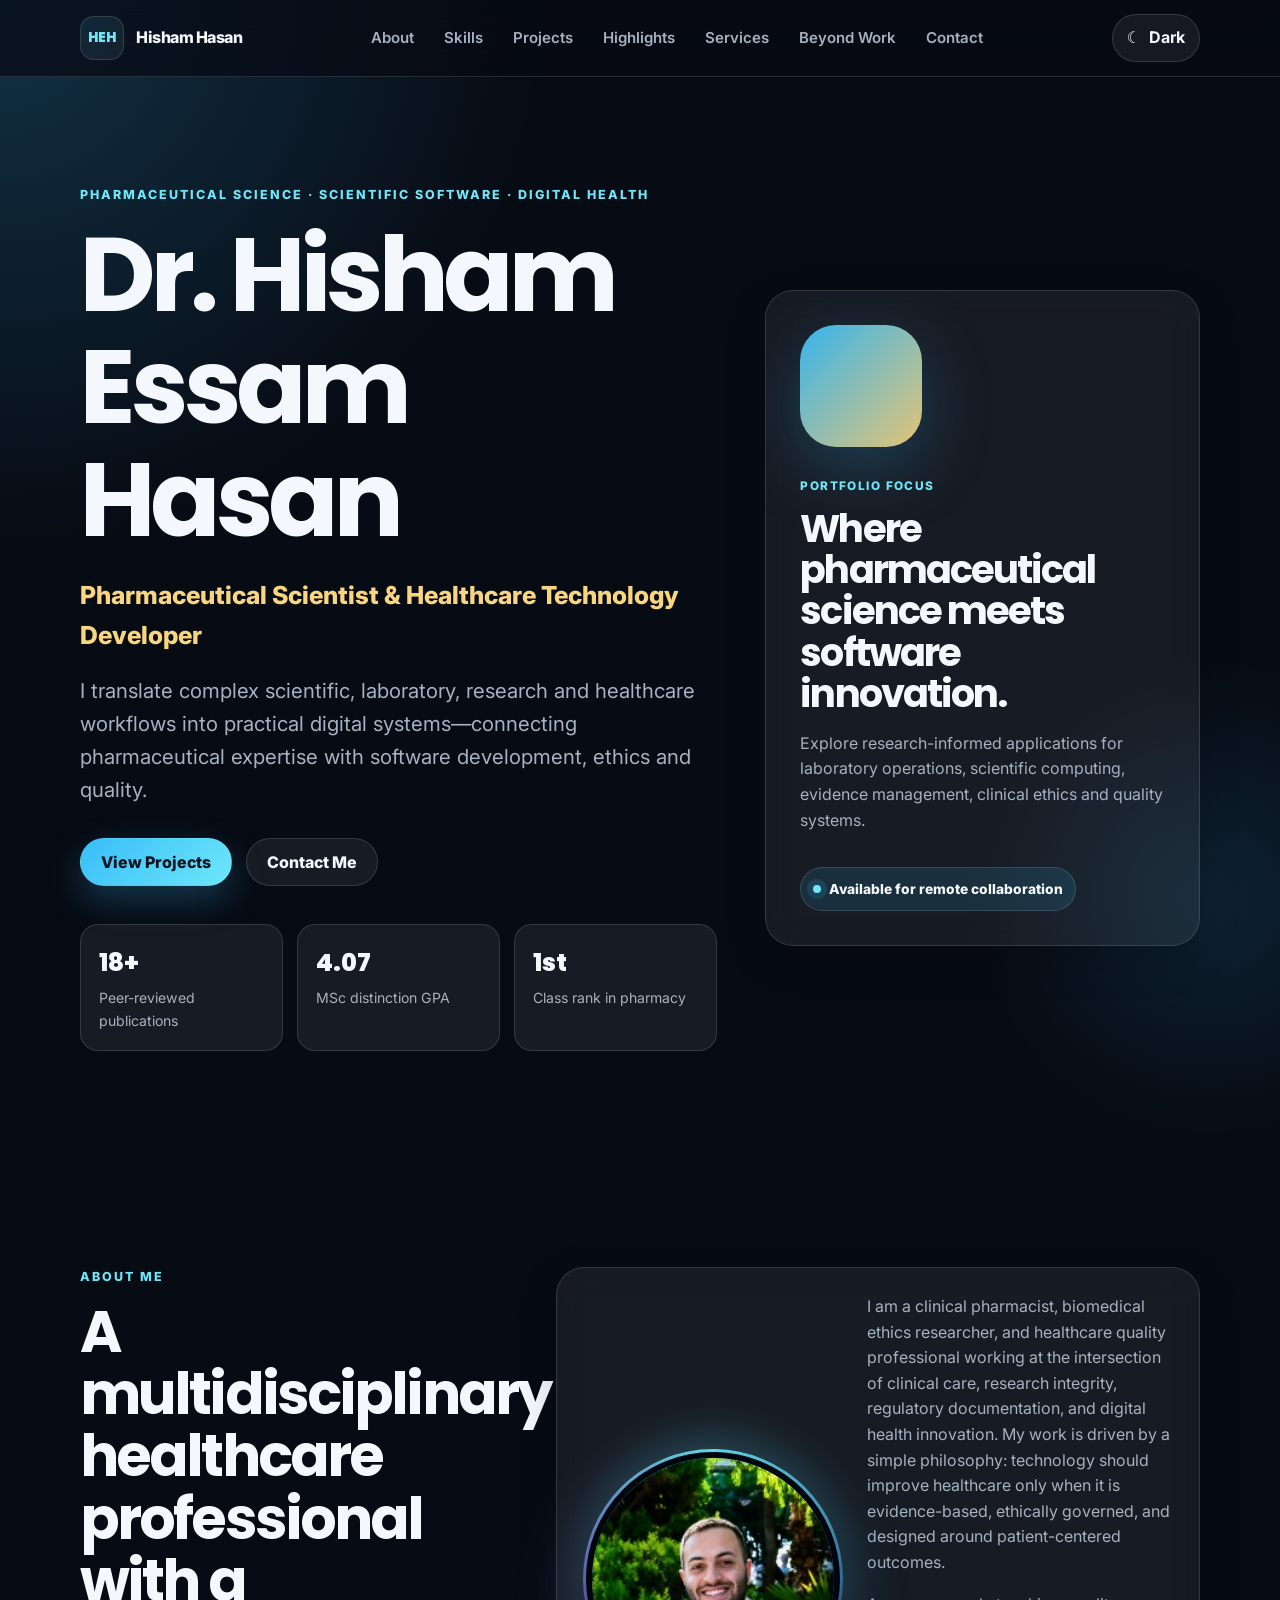
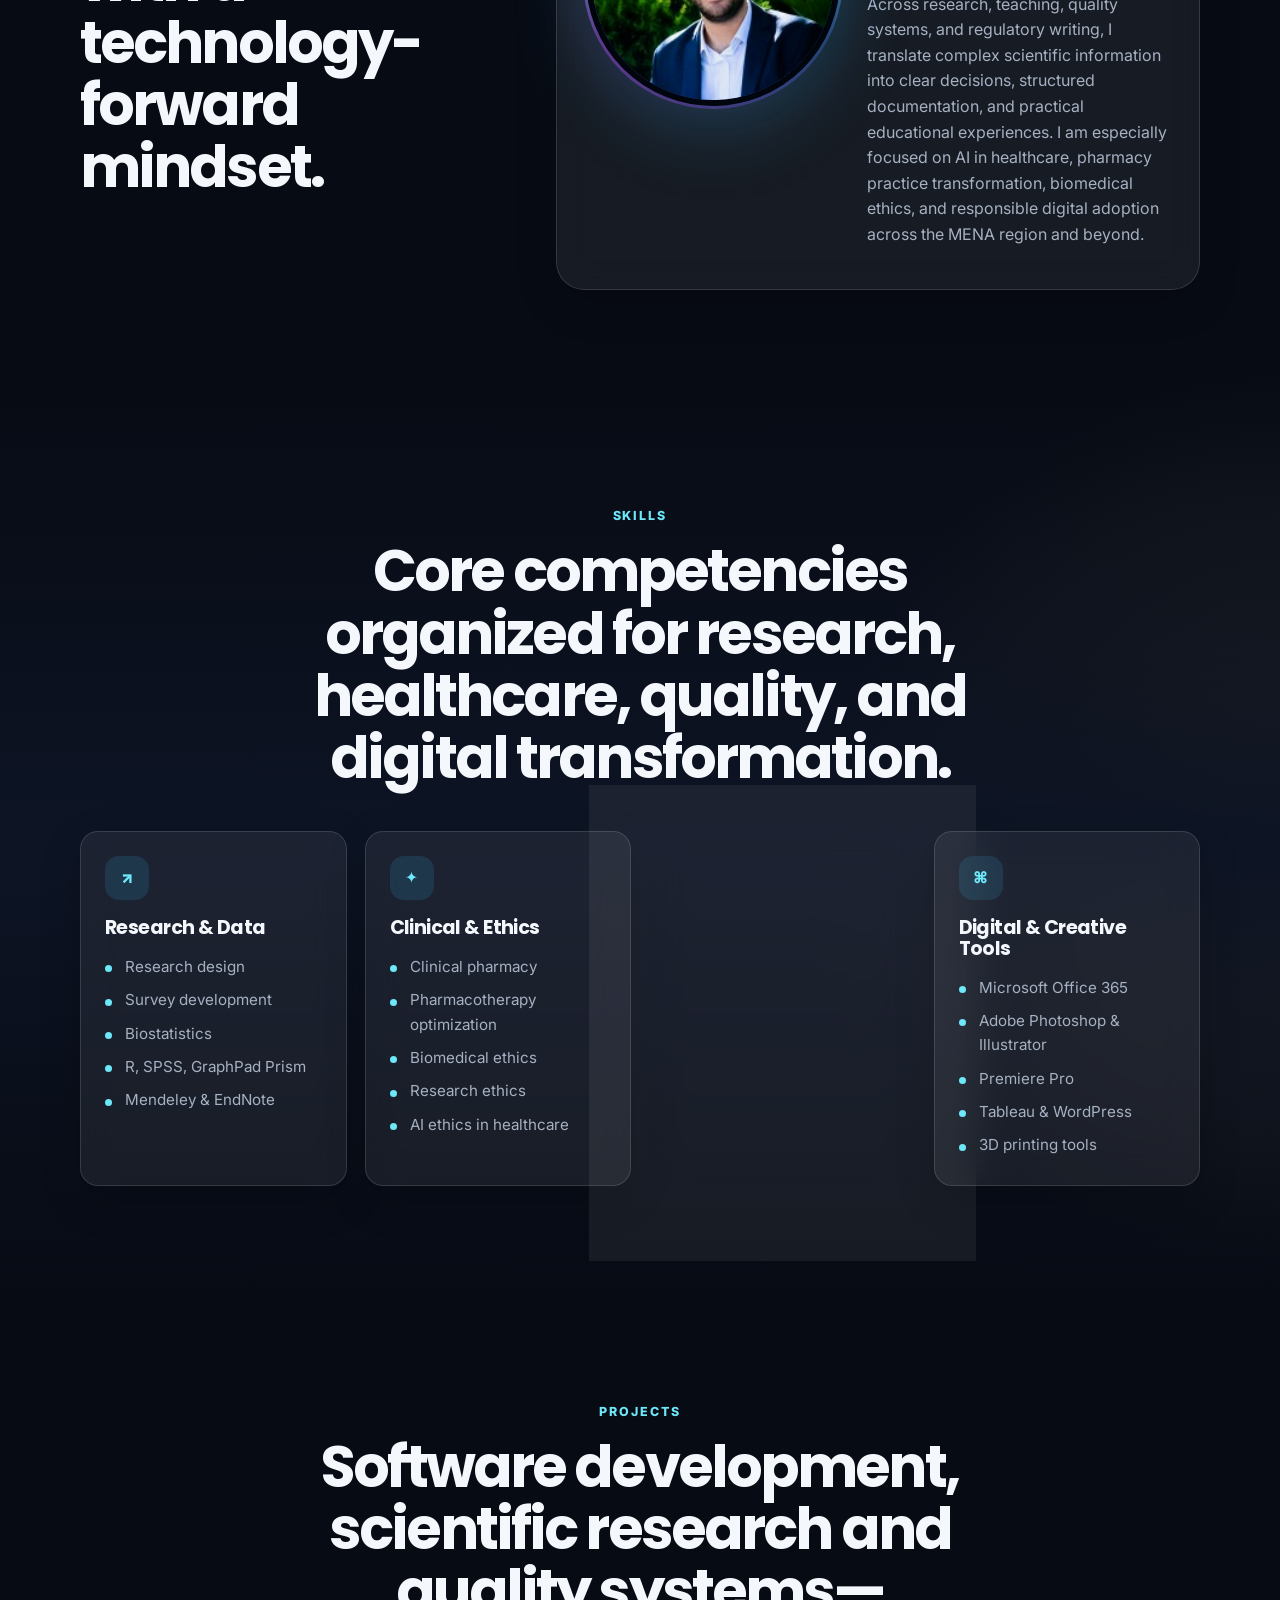
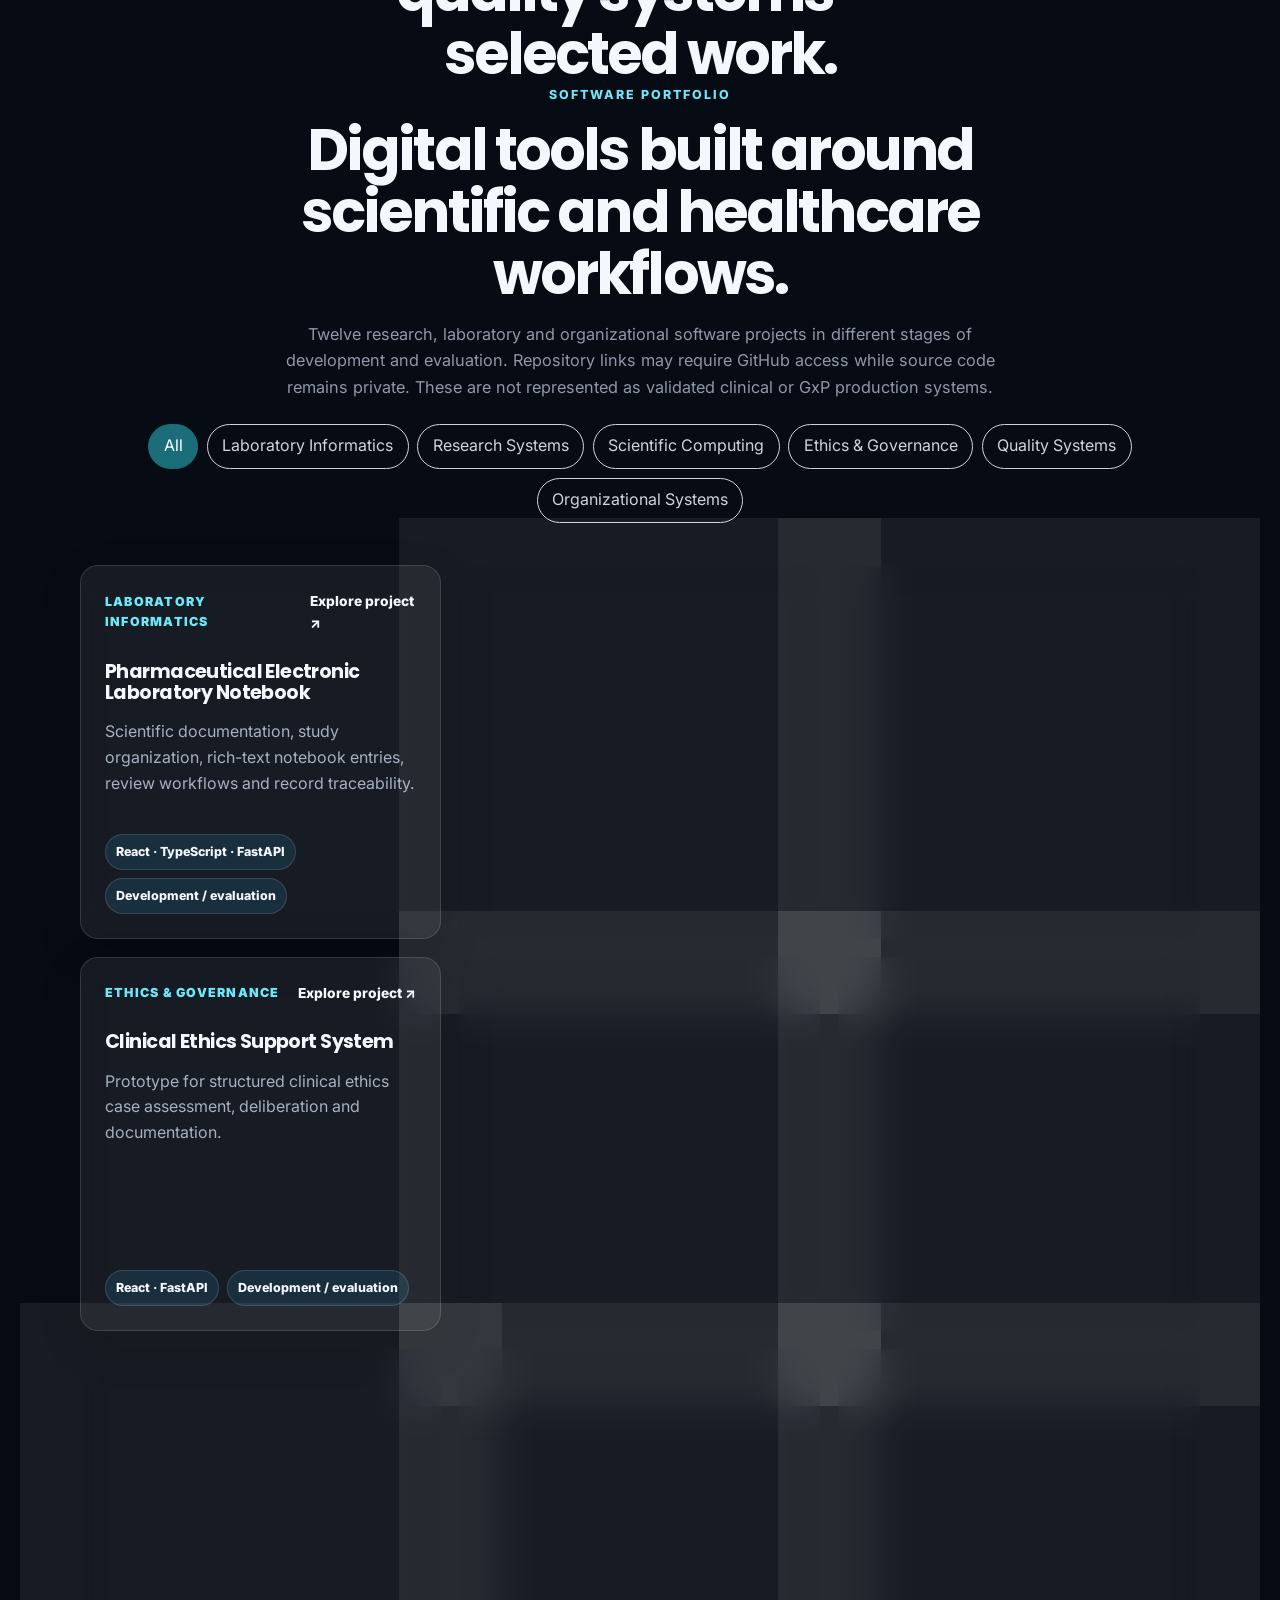
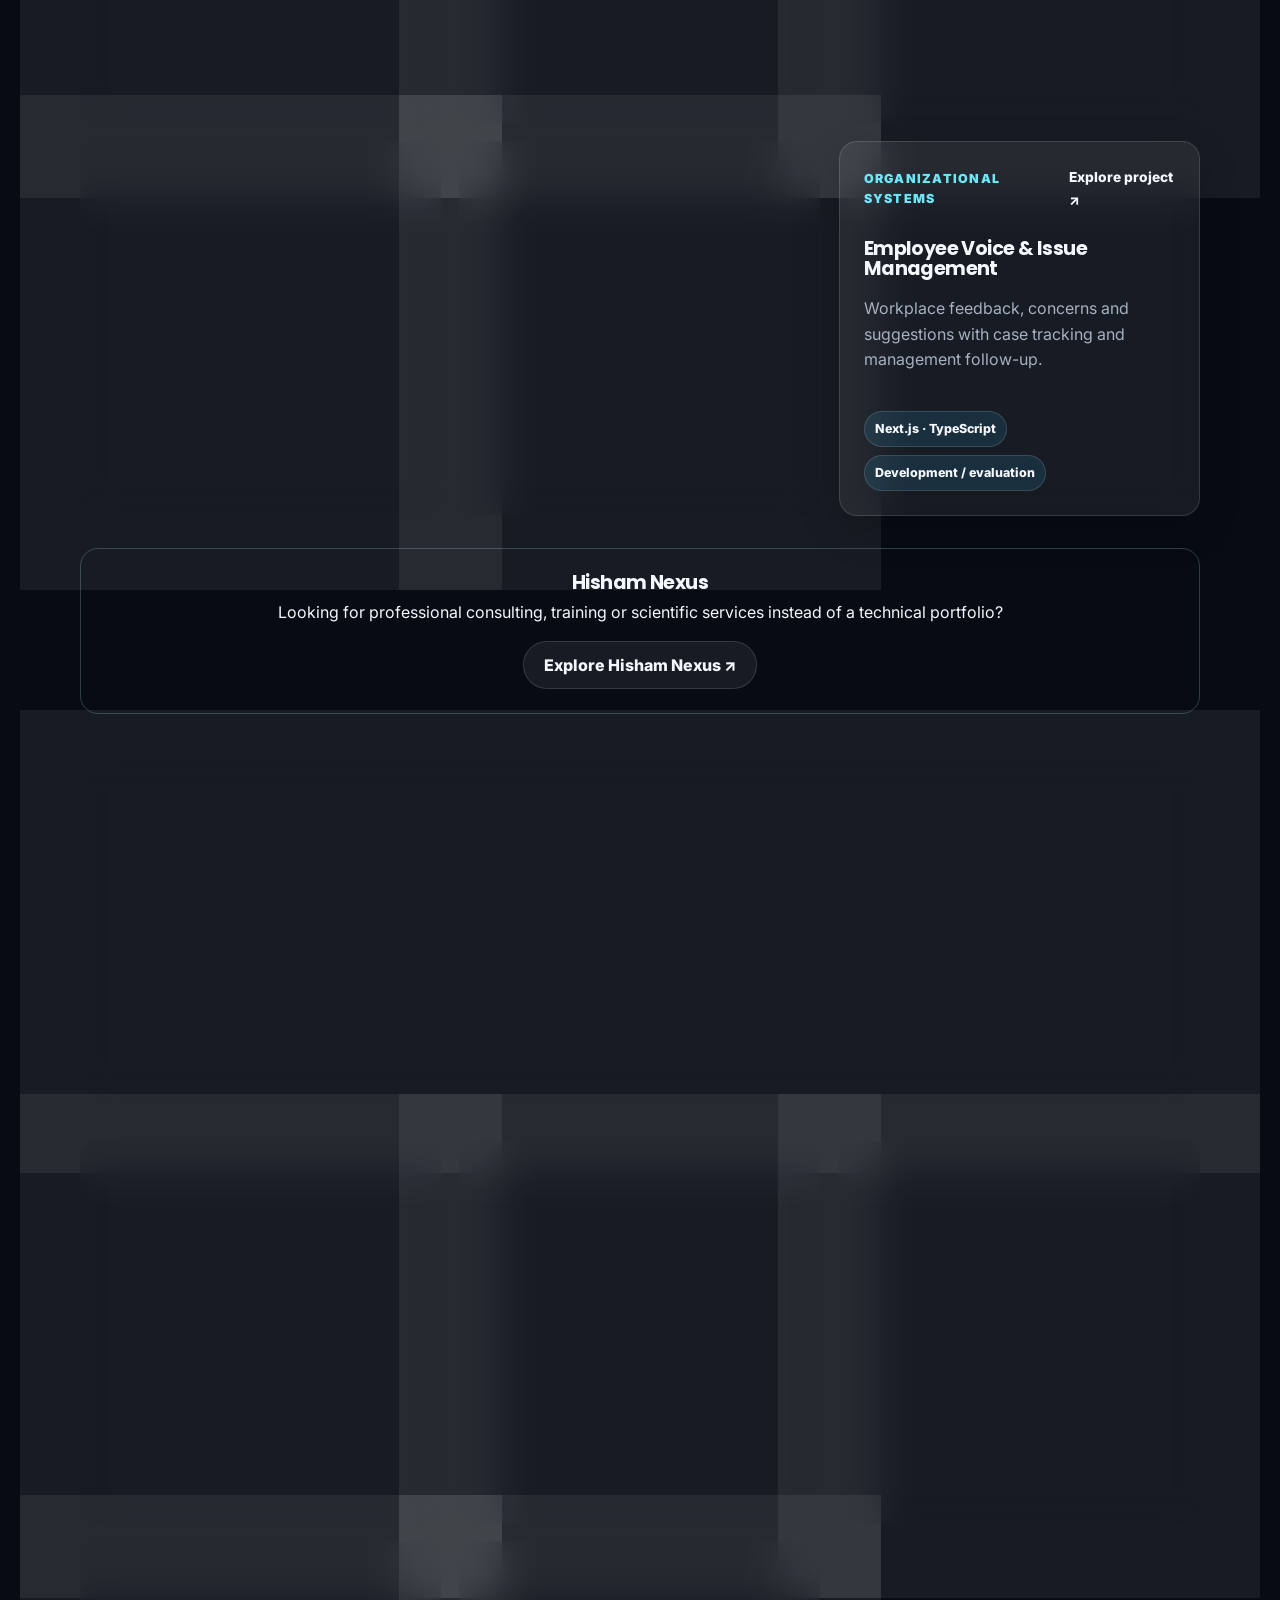
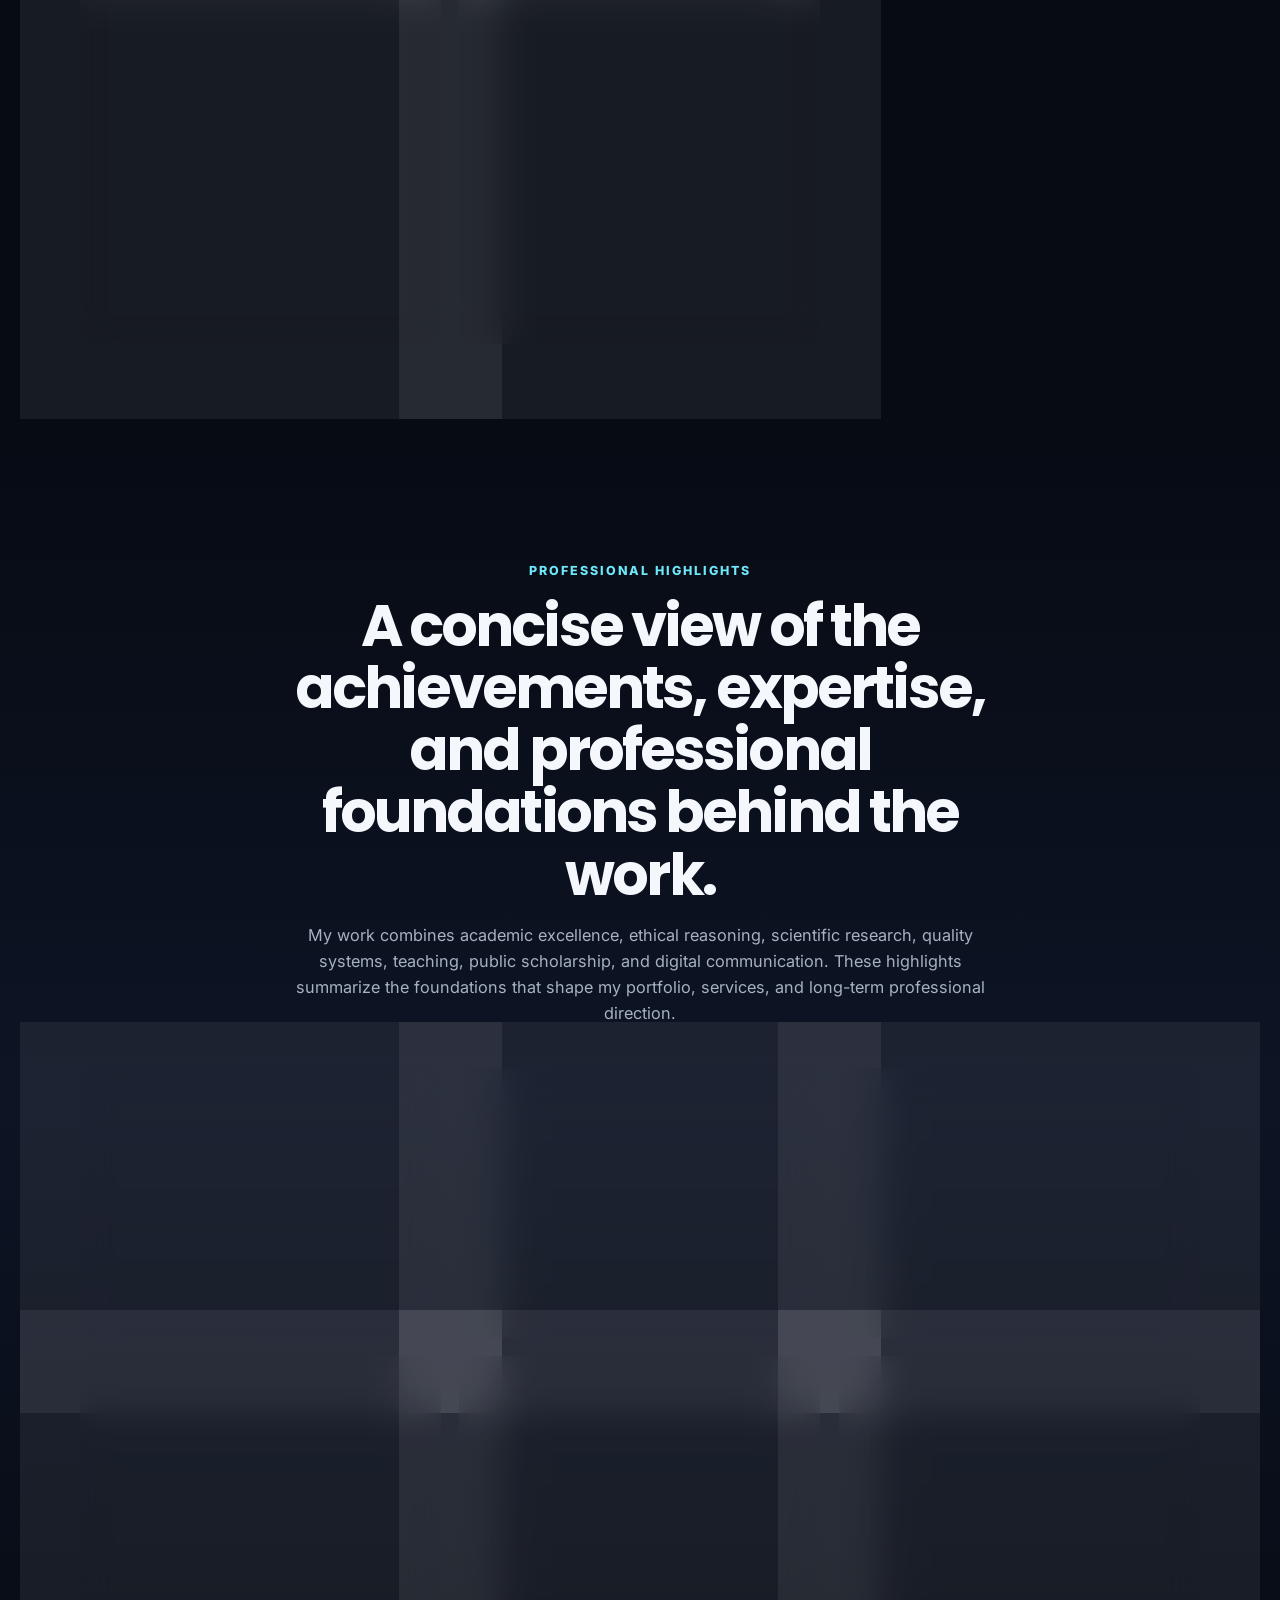
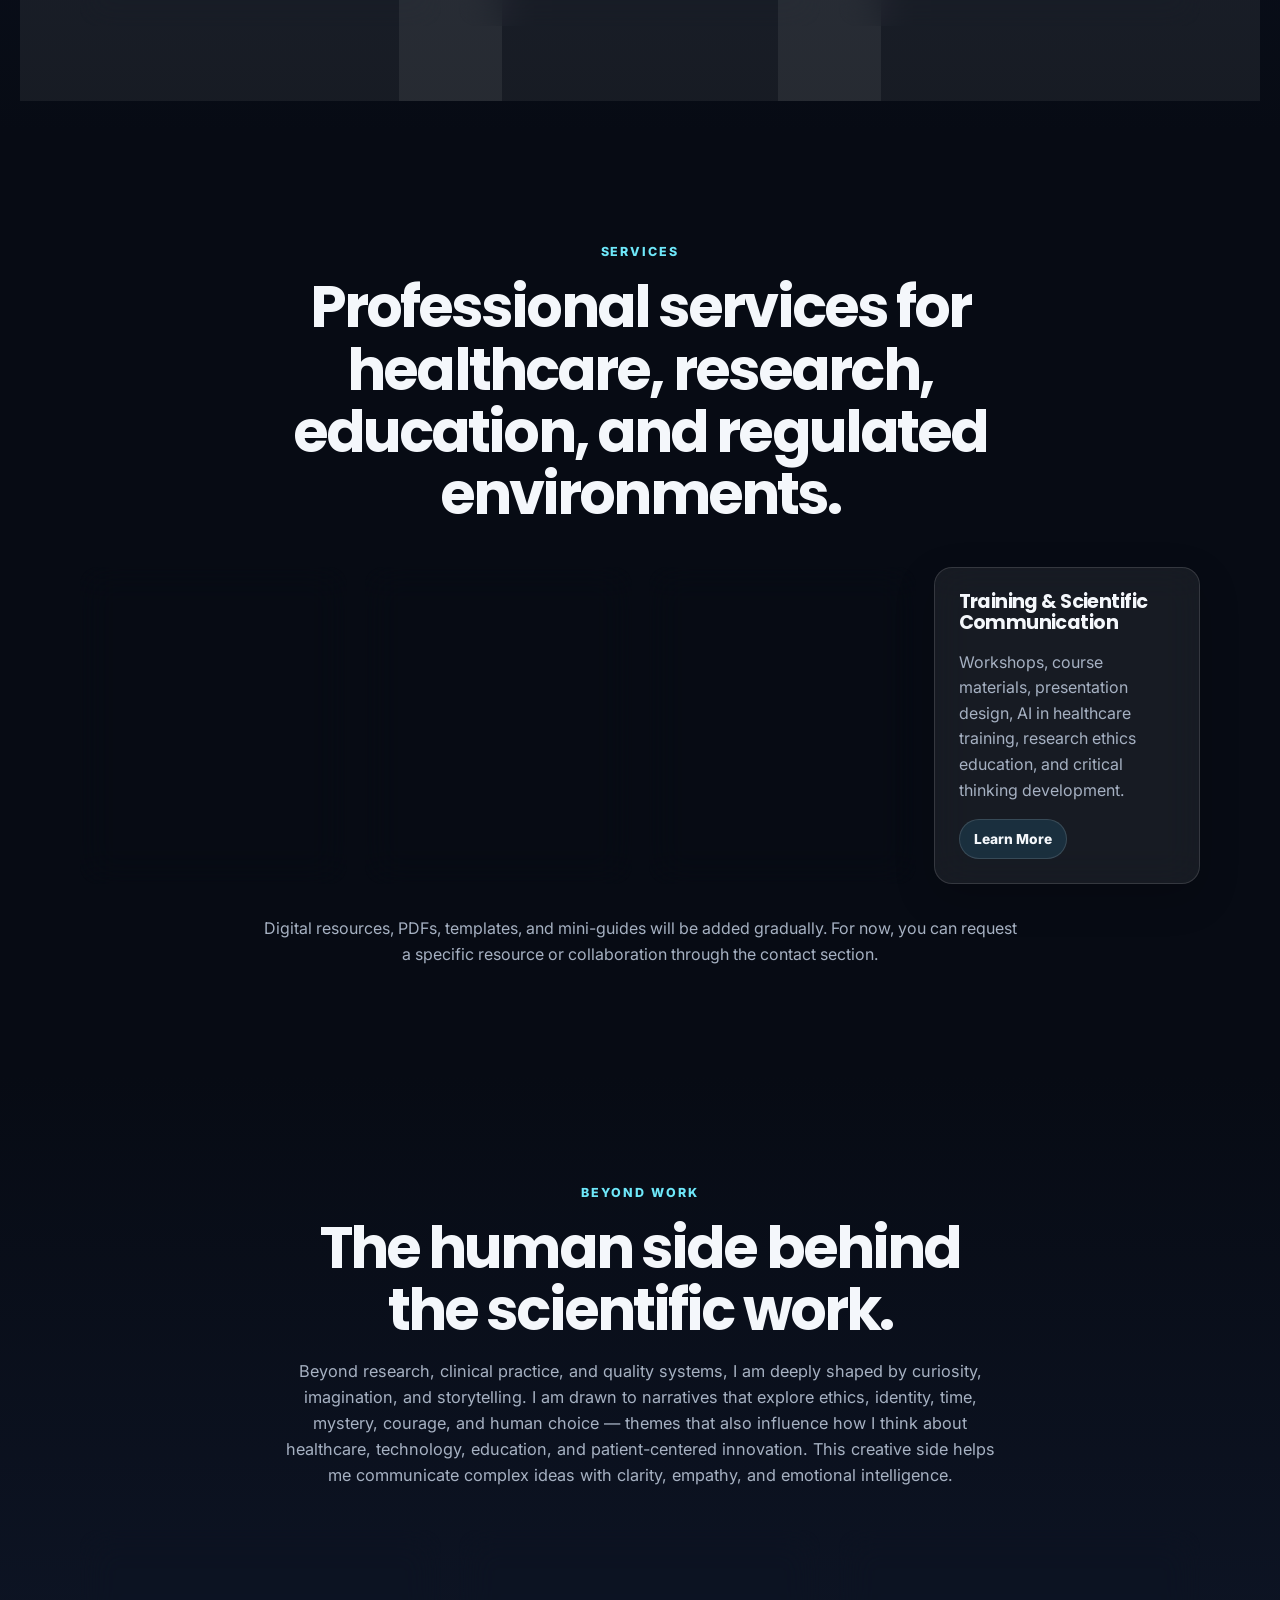
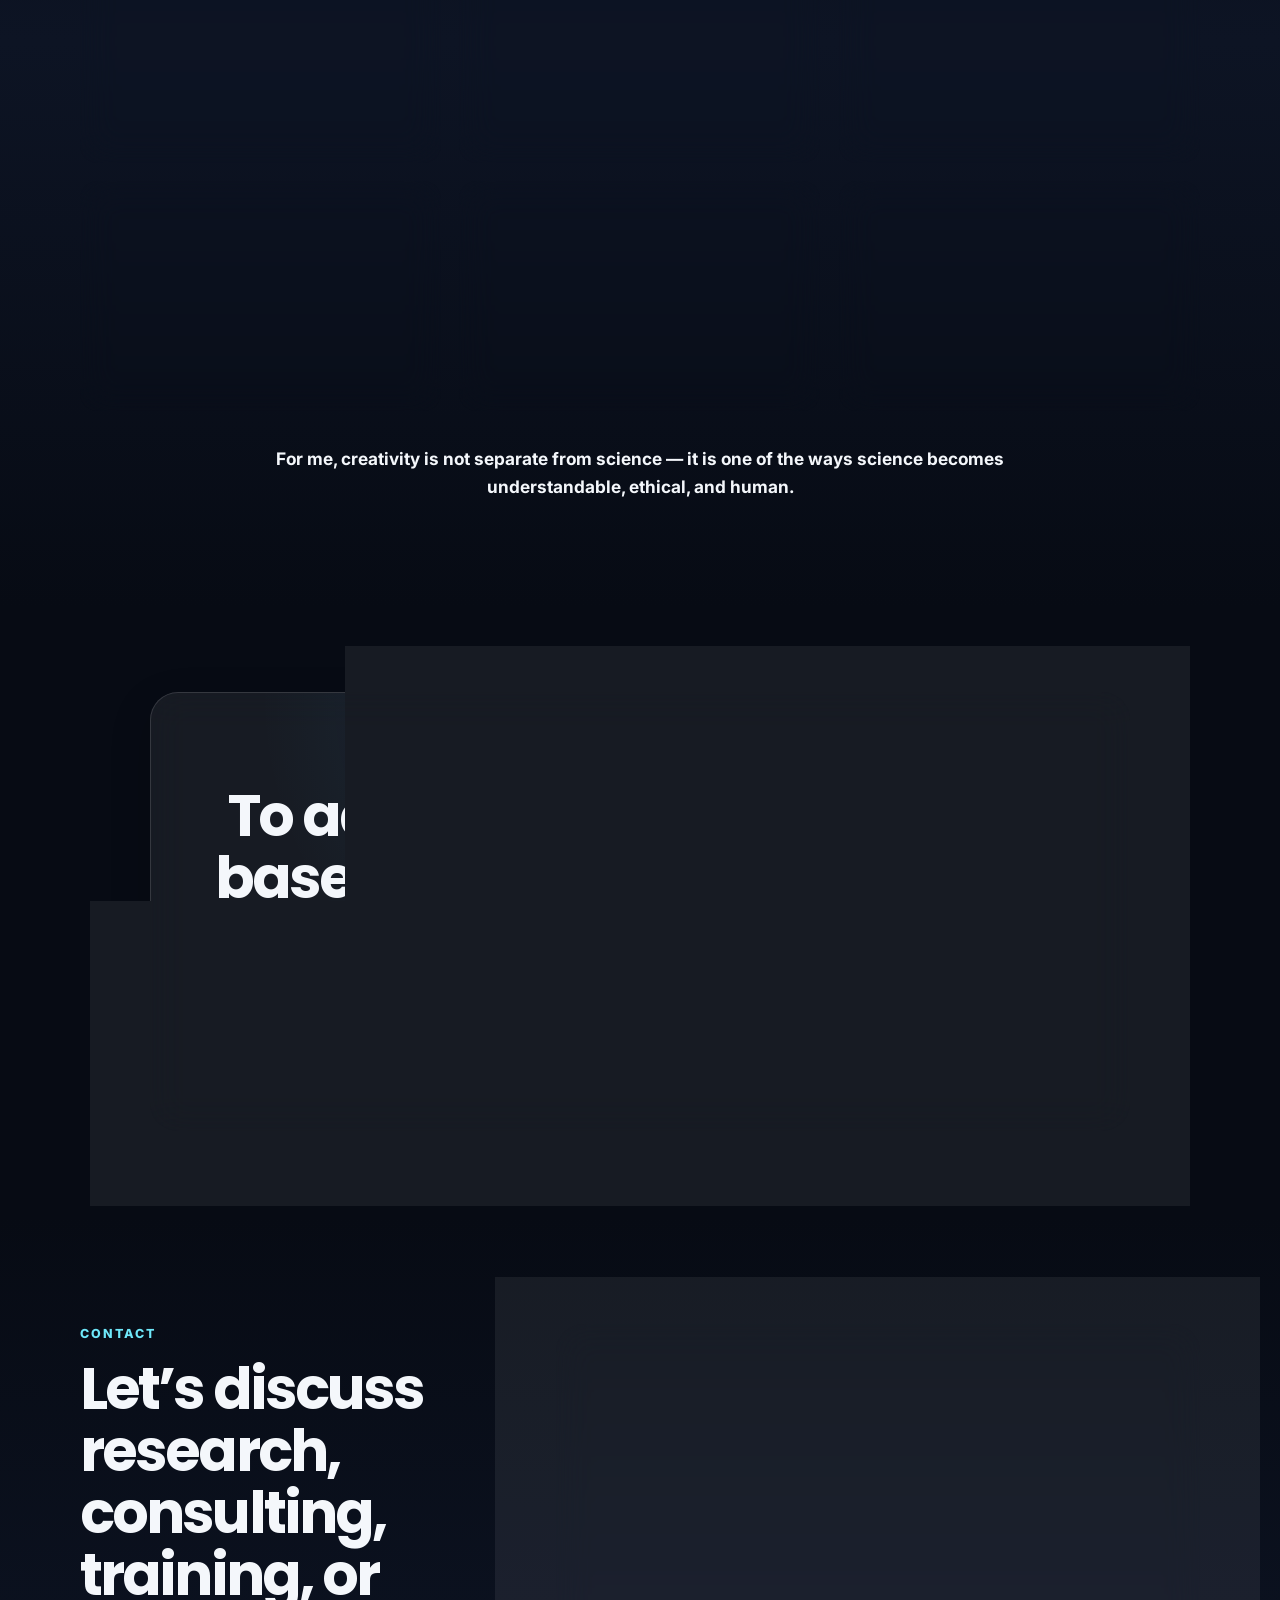
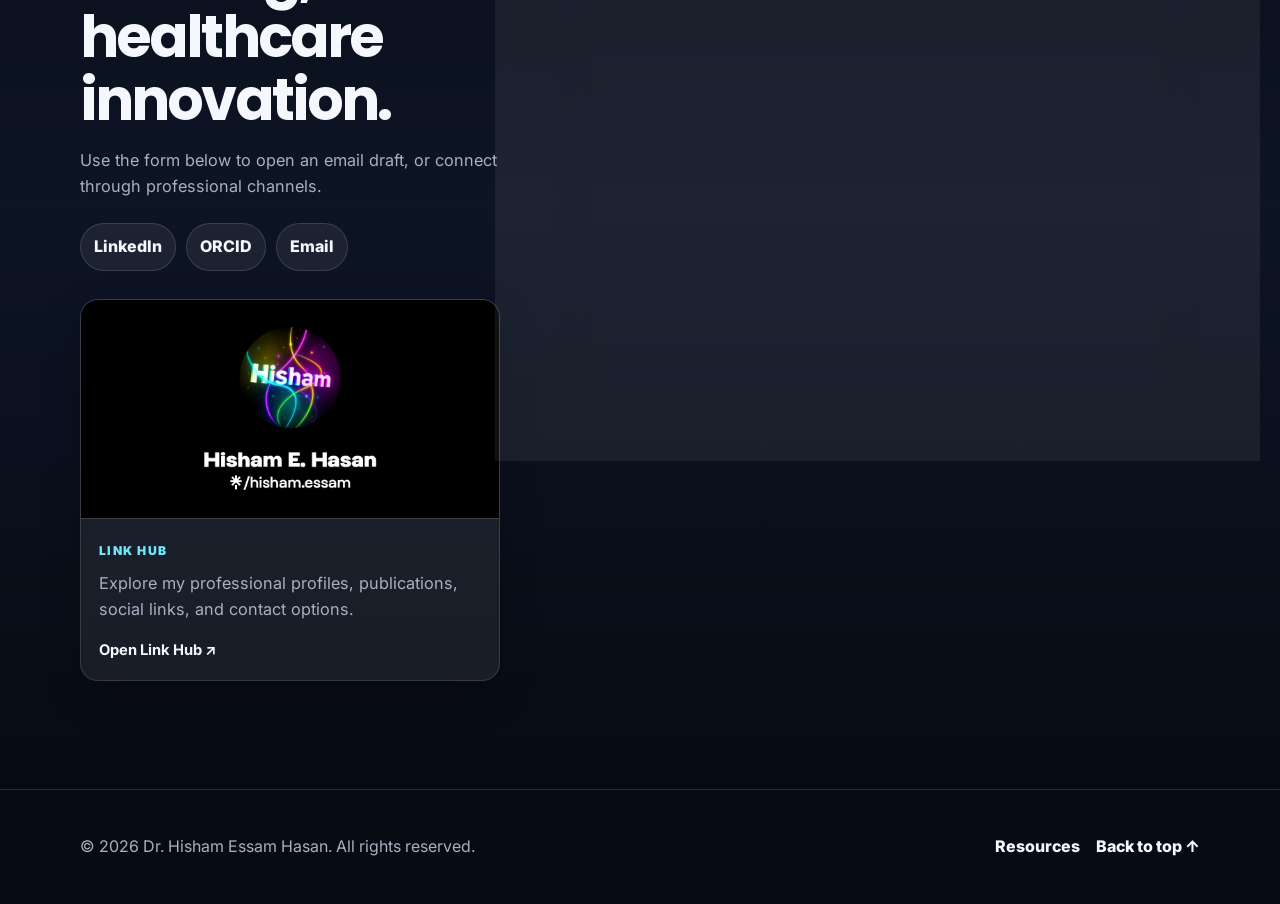
<file: index.html>
<!DOCTYPE html>

<html data-theme="dark" lang="en">
<head>
<meta charset="utf-8"/>
<meta content="width=device-width, initial-scale=1.0" name="viewport"/>
<meta content="Portfolio of Dr. Hisham Essam Hasan — clinical pharmacist, biomedical ethics researcher, digital health and AI ethics specialist, and quality/regulatory professional." name="description"/>
<meta content="Dr. Hisham Essam Hasan" name="author"/>
<title>Dr. Hisham Essam Hasan | Pharmaceutical Science &amp; Software Innovation</title>
<link href="https://fonts.googleapis.com" rel="preconnect"/>
<link crossorigin="" href="https://fonts.gstatic.com" rel="preconnect"/>
<link href="https://fonts.googleapis.com/css2?family=Inter:wght@400;500;600;700;800&amp;family=Poppins:wght@600;700;800&amp;display=swap" rel="stylesheet"/>
<link href="css/style.css" rel="stylesheet"/>
<style>
/* Portfolio integration, October 2026 */
.software-note {max-width:860px;margin:1rem auto 1.5rem;line-height:1.6;opacity:.85}
.software-note a {text-decoration:underline;text-underline-offset:3px}
.software-card {height:100%}
.software-filter-bar {display:flex;flex-wrap:wrap;gap:.55rem;justify-content:center;margin:1.2rem 0 2rem}
.software-filter-bar button {font:inherit;border:1px solid currentColor;background:transparent;color:inherit;padding:.55rem .9rem;border-radius:999px;cursor:pointer;opacity:.85}
.software-filter-bar button[aria-pressed="true"] {background:#1b6e79;color:white;border-color:#1b6e79;opacity:1}
.software-card[hidden] {display:none !important}
.link-bridge {margin-top:2rem;padding:1.5rem;border:1px solid rgba(122,157,169,.35);border-radius:18px;text-align:center}
.link-bridge p {margin:.4rem 0 1rem}
@media(max-width:520px){.software-filter-bar{justify-content:flex-start}}
</style></head>
<body>
<a class="skip-link" href="#main">Skip to main content</a>
<header class="site-header" id="top">
<nav aria-label="Primary navigation" class="navbar container">
<a aria-label="Back to hero section" class="brand" href="#hero">
<span class="brand-mark">HEH</span>
<span class="brand-text">Hisham Hasan</span>
</a>
<button aria-controls="nav-menu" aria-expanded="false" aria-label="Open navigation menu" class="nav-toggle" type="button">
<span></span>
<span></span>
<span></span>
</button>
<ul class="nav-menu" id="nav-menu">
<li><a href="#about">About</a></li>
<li><a href="#skills">Skills</a></li>
<li><a href="#projects">Projects</a></li>
<li><a href="#professional-highlights">Highlights</a></li>
<li><a href="#services">Services</a></li>
<li><a href="#beyond-work">Beyond Work</a></li>
<li><a href="#contact">Contact</a></li>
</ul>
<button aria-label="Switch to light mode" class="theme-toggle" id="theme-toggle" type="button">
<span aria-hidden="true" class="theme-icon">☾</span>
<span class="theme-label">Dark</span>
</button>
</nav>
</header>
<main id="main">
<section aria-labelledby="hero-title" class="hero section" id="hero">
<div class="container hero-grid">
<div class="hero-content reveal">
<p class="eyebrow">Pharmaceutical Science · Scientific Software · Digital Health</p>
<h1 id="hero-title">Dr. Hisham Essam Hasan</h1>
<p class="hero-title">Pharmaceutical Scientist &amp; Healthcare Technology Developer</p>
<p class="hero-intro">I translate complex scientific, laboratory, research and healthcare workflows into practical digital systems—connecting pharmaceutical expertise with software development, ethics and quality.</p>
<div aria-label="Primary actions" class="hero-actions">
<a class="btn btn-primary" href="#projects">View Projects</a>
<a class="btn btn-secondary" href="#contact">Contact Me</a>
</div>
<dl aria-label="Professional highlights" class="hero-stats">
<div>
<dt>18+</dt>
<dd>Peer-reviewed publications</dd>
</div>
<div>
<dt>4.07</dt>
<dd>MSc distinction GPA</dd>
</div>
<div>
<dt>1st</dt>
<dd>Class rank in pharmacy</dd>
</div>
</dl>
</div>
<aside aria-label="Professional summary card" class="hero-card reveal">
<div aria-hidden="true" class="profile-orb"></div>
<p class="card-kicker">Portfolio Focus</p>
<h2>Where pharmaceutical science meets software innovation.</h2>
<p>Explore research-informed applications for laboratory operations, scientific computing, evidence management, clinical ethics and quality systems.</p>
<div class="availability-badge">Available for remote collaboration</div>
</aside>
</div>
</section>
<section aria-labelledby="about-title" class="section" id="about">
<div class="container two-column">
<div class="section-heading reveal">
<p class="eyebrow">About Me</p>
<h2 id="about-title">A multidisciplinary healthcare professional with a technology-forward mindset.</h2>
</div>
<div class="about-panel reveal">
<div aria-label="Portrait of Dr. Hisham Essam Hasan" class="profile-photo-frame">
<img alt="Portrait of Dr. Hisham Essam Hasan" class="profile-photo" loading="lazy" src="assets/images/hisham-profile.jpg"/>
</div>
<div>
<p>
              I am a clinical pharmacist, biomedical ethics researcher, and healthcare quality professional working at the intersection of clinical care, research integrity, regulatory documentation, and digital health innovation. My work is driven by a simple philosophy: technology should improve healthcare only when it is evidence-based, ethically governed, and designed around patient-centered outcomes.
            </p>
<p>
              Across research, teaching, quality systems, and regulatory writing, I translate complex scientific information into clear decisions, structured documentation, and practical educational experiences. I am especially focused on AI in healthcare, pharmacy practice transformation, biomedical ethics, and responsible digital adoption across the MENA region and beyond.
            </p>
</div>
</div>
</div>
</section>
<section aria-labelledby="skills-title" class="section section-muted" id="skills">
<div class="container">
<div class="section-heading centered reveal">
<p class="eyebrow">Skills</p>
<h2 id="skills-title">Core competencies organized for research, healthcare, quality, and digital transformation.</h2>
</div>
<div class="skills-grid">
<article class="skill-card reveal">
<span aria-hidden="true" class="skill-icon">↗</span>
<h3>Research &amp; Data</h3>
<ul>
<li>Research design</li>
<li>Survey development</li>
<li>Biostatistics</li>
<li>R, SPSS, GraphPad Prism</li>
<li>Mendeley &amp; EndNote</li>
</ul>
</article>
<article class="skill-card reveal">
<span aria-hidden="true" class="skill-icon">✦</span>
<h3>Clinical &amp; Ethics</h3>
<ul>
<li>Clinical pharmacy</li>
<li>Pharmacotherapy optimization</li>
<li>Biomedical ethics</li>
<li>Research ethics</li>
<li>AI ethics in healthcare</li>
</ul>
</article>
<article class="skill-card reveal">
<span aria-hidden="true" class="skill-icon">▣</span>
<h3>Quality &amp; Regulatory</h3>
<ul>
<li>QMS documentation</li>
<li>SOPs and controlled records</li>
<li>GLP, GMP, GDP principles</li>
<li>ISO/IEC 17025 readiness</li>
<li>EMA, ICH and FDA-aligned writing</li>
</ul>
</article>
<article class="skill-card reveal">
<span aria-hidden="true" class="skill-icon">⌘</span>
<h3>Digital &amp; Creative Tools</h3>
<ul>
<li>Microsoft Office 365</li>
<li>Adobe Photoshop &amp; Illustrator</li>
<li>Premiere Pro</li>
<li>Tableau &amp; WordPress</li>
<li>3D printing tools</li>
</ul>
</article>
</div>
</div>
</section>
<section aria-labelledby="projects-title" class="section" id="projects">
<div class="container">
<div class="section-heading centered reveal">
<p class="eyebrow">Projects</p>
<h2 id="projects-title">Software development, scientific research and quality systems—selected work.</h2>
</div><div class="software-projects" id="software-projects"><div class="section-heading centered reveal"><p class="eyebrow">Software Portfolio</p><h2>Digital tools built around scientific and healthcare workflows.</h2><p class="software-note">Twelve research, laboratory and organizational software projects in different stages of development and evaluation. Repository links may require GitHub access while source code remains private. These are not represented as validated clinical or GxP production systems.</p></div><div aria-label="Filter software projects" class="software-filter-bar" role="group"><button aria-pressed="true" data-filter="All" type="button">All</button><button aria-pressed="false" data-filter="Laboratory Informatics" type="button">Laboratory Informatics</button><button aria-pressed="false" data-filter="Research Systems" type="button">Research Systems</button><button aria-pressed="false" data-filter="Scientific Computing" type="button">Scientific Computing</button><button aria-pressed="false" data-filter="Ethics &amp; Governance" type="button">Ethics &amp; Governance</button><button aria-pressed="false" data-filter="Quality Systems" type="button">Quality Systems</button><button aria-pressed="false" data-filter="Organizational Systems" type="button">Organizational Systems</button></div><div class="projects-grid"><article class="project-card software-card reveal" data-domain="Laboratory Informatics"><div class="project-topline"><span>Laboratory Informatics</span><a aria-label="Pharmaceutical Electronic Laboratory Notebook on GitHub" href="https://github.com/MrHisham/pharmaceutical-eln" rel="noopener noreferrer" target="_blank">Explore project ↗</a></div><h3>Pharmaceutical Electronic Laboratory Notebook</h3><p>Scientific documentation, study organization, rich-text notebook entries, review workflows and record traceability.</p><ul class="tags"><li>React · TypeScript · FastAPI</li><li>Development / evaluation</li></ul></article><article class="project-card software-card reveal" data-domain="Research Systems"><div class="project-topline"><span>Research Systems</span><a aria-label="EvidentiaOS on GitHub" href="https://github.com/MrHisham/EvidentiaOS" rel="noopener noreferrer" target="_blank">Explore project ↗</a></div><h3>EvidentiaOS</h3><p>Scientific evidence management, PICOTS frameworks, data suitability evaluation and independent review traceability.</p><ul class="tags"><li>Next.js · FastAPI · Docker</li><li>Development / evaluation</li></ul></article><article class="project-card software-card reveal" data-domain="Scientific Computing"><div class="project-topline"><span>Scientific Computing</span><a aria-label="Pharma Analytical Suite on GitHub" href="https://github.com/MrHisham/pharma-analytical-suite" rel="noopener noreferrer" target="_blank">Explore project ↗</a></div><h3>Pharma Analytical Suite</h3><p>Analytical calculations, statistical evaluation and laboratory method-validation workflows.</p><ul class="tags"><li>Python · NumPy · SciPy</li><li>Development / evaluation</li></ul></article><article class="project-card software-card reveal" data-domain="Ethics &amp; Governance"><div class="project-topline"><span>Ethics &amp; Governance</span><a aria-label="Clinical Ethics Support System on GitHub" href="https://github.com/MrHisham/Clinical-Ethics-Support-System" rel="noopener noreferrer" target="_blank">Explore project ↗</a></div><h3>Clinical Ethics Support System</h3><p>Prototype for structured clinical ethics case assessment, deliberation and documentation.</p><ul class="tags"><li>React · FastAPI</li><li>Development / evaluation</li></ul></article><article class="project-card software-card reveal" data-domain="Laboratory Informatics"><div class="project-topline"><span>Laboratory Informatics</span><a aria-label="Pharmaceutical Laboratory Workload Dashboard on GitHub" href="https://github.com/MrHisham/pharma-lab-workload-dashboard" rel="noopener noreferrer" target="_blank">Explore project ↗</a></div><h3>Pharmaceutical Laboratory Workload Dashboard</h3><p>Team workload visibility, laboratory tasks, project monitoring, instrument workload and QA review.</p><ul class="tags"><li>React · Express · PostgreSQL</li><li>Development / evaluation</li></ul></article><article class="project-card software-card reveal" data-domain="Quality Systems"><div class="project-topline"><span>Quality Systems</span><a aria-label="Pharmaceutical Vendor Qualification on GitHub" href="https://github.com/MrHisham/Pharmaceutical-Vendor-Qualification" rel="noopener noreferrer" target="_blank">Explore project ↗</a></div><h3>Pharmaceutical Vendor Qualification</h3><p>Risk-based supplier assessments, qualification records, requalification and oversight.</p><ul class="tags"><li>React · Python</li><li>Development / evaluation</li></ul></article><article class="project-card software-card reveal" data-domain="Laboratory Informatics"><div class="project-topline"><span>Laboratory Informatics</span><a aria-label="Laboratory Procurement &amp; Inventory on GitHub" href="https://github.com/MrHisham/laboratory-procurement-inventory-system" rel="noopener noreferrer" target="_blank">Explore project ↗</a></div><h3>Laboratory Procurement &amp; Inventory</h3><p>Purchase requests, approval workflows, chemical and reference-standard inventory, and suppliers.</p><ul class="tags"><li>React · Python</li><li>Development / evaluation</li></ul></article><article class="project-card software-card reveal" data-domain="Laboratory Informatics"><div class="project-topline"><span>Laboratory Informatics</span><a aria-label="Laboratory Sample Receiving &amp; Tracking on GitHub" href="https://github.com/MrHisham/laboratory-sample-receiving" rel="noopener noreferrer" target="_blank">Explore project ↗</a></div><h3>Laboratory Sample Receiving &amp; Tracking</h3><p>Sample registration, acceptance decisions, chain of custody, storage and service requests.</p><ul class="tags"><li>Django · Python</li><li>Development / evaluation</li></ul></article><article class="project-card software-card reveal" data-domain="Laboratory Informatics"><div class="project-topline"><span>Laboratory Informatics</span><a aria-label="Laboratory Ticketing &amp; Calibration on GitHub" href="https://github.com/MrHisham/laboratory-ticketing-calibration" rel="noopener noreferrer" target="_blank">Explore project ↗</a></div><h3>Laboratory Ticketing &amp; Calibration</h3><p>Equipment asset records, maintenance ticketing, calibration plans and calibration event API.</p><ul class="tags"><li>Python · FastAPI</li><li>Development / evaluation</li></ul></article><article class="project-card software-card reveal" data-domain="Scientific Computing"><div class="project-topline"><span>Scientific Computing</span><a aria-label="MedChem Intelligence on GitHub" href="https://github.com/MrHisham/MedChem-Intelligence" rel="noopener noreferrer" target="_blank">Explore project ↗</a></div><h3>MedChem Intelligence</h3><p>Computational medicinal chemistry and cheminformatics research project; full source incorporation is in progress.</p><ul class="tags"><li>Python · RDKit</li><li>Development / evaluation</li></ul></article><article class="project-card software-card reveal" data-domain="Organizational Systems"><div class="project-topline"><span>Organizational Systems</span><a aria-label="Internal App Hub on GitHub" href="https://github.com/MrHisham/internal-app-hub" rel="noopener noreferrer" target="_blank">Explore project ↗</a></div><h3>Internal App Hub</h3><p>Responsive application directory and internal workspace launcher.</p><ul class="tags"><li>React · JavaScript</li><li>Development / evaluation</li></ul></article><article class="project-card software-card reveal" data-domain="Organizational Systems"><div class="project-topline"><span>Organizational Systems</span><a aria-label="Employee Voice &amp; Issue Management on GitHub" href="https://github.com/MrHisham/employee-voice-issue-management" rel="noopener noreferrer" target="_blank">Explore project ↗</a></div><h3>Employee Voice &amp; Issue Management</h3><p>Workplace feedback, concerns and suggestions with case tracking and management follow-up.</p><ul class="tags"><li>Next.js · TypeScript</li><li>Development / evaluation</li></ul></article></div><div class="link-bridge"><h3>Hisham Nexus</h3><p>Looking for professional consulting, training or scientific services instead of a technical portfolio?</p><a class="btn btn-secondary" href="../hisham-nexus/">Explore Hisham Nexus ↗</a></div></div>
<aside aria-labelledby="research-impact-title" class="research-impact reveal">
<div class="research-impact-header">
<div>
<p class="eyebrow">Research Impact</p>
<h3 id="research-impact-title">A compact snapshot of research visibility.</h3>
<p>
                A snapshot of my research visibility across clinical pharmacy, biomedical ethics, digital health, AI in healthcare, pharmacy practice, and pharmaceutical sciences.
              </p>
</div>
<a class="btn btn-secondary" href="https://scholar.google.com/citations?user=J-OKQUsAAAAJ&amp;hl=en" rel="noopener noreferrer" target="_blank">View Google Scholar ↗</a>
</div>
<dl aria-label="Research metrics" class="research-metrics">
<div>
<dt>332+</dt>
<dd>Citations</dd>
</div>
<div>
<dt>8</dt>
<dd>h-index</dd>
</div>
<div>
<dt>7</dt>
<dd>i10-index</dd>
</div>
<div>
<dt>18+</dt>
<dd>Research outputs</dd>
</div>
<div>
<dt>5</dt>
<dd>Public-access articles</dd>
</div>
</dl>
<p class="research-note">Metrics based on the latest Google Scholar profile snapshot and may change over time.</p>
</aside>
<div class="projects-grid">
<article class="project-card reveal">
<div class="project-topline">
<span>Research</span>
<a aria-label="View AI in Pharmacy Ethics research profile on ORCID" href="https://orcid.org/0000-0001-6513-2037" rel="me noopener noreferrer" target="orcid.widget">ORCID</a>
</div>
<h3>AI Ethics in Pharmacy Practice</h3>
<p>
              Investigated ethical challenges, readiness, and perceptions around artificial intelligence integration in pharmacy education and professional practice across MENA contexts.
            </p>
<ul aria-label="Project technologies and themes" class="tags">
<li>AI Ethics</li>
<li>Pharmacy</li>
<li>Survey Research</li>
</ul>
</article>
<article class="project-card reveal">
<div class="project-topline">
<span>Digital Health</span>
<a aria-label="View digital transformation research profile on ORCID" href="https://orcid.org/0000-0001-6513-2037" rel="me noopener noreferrer" target="orcid.widget">ORCID</a>
</div>
<h3>Digital Transformation in Healthcare</h3>
<p>
              Developed and analyzed research exploring the perceived clinical and ethical impact of digital transformation in healthcare and research environments.
            </p>
<ul aria-label="Project technologies and themes" class="tags">
<li>Digital Health</li>
<li>Ethics</li>
<li>MENA</li>
</ul>
</article>
<article class="project-card reveal">
<div class="project-topline">
<span>Regulatory</span>
<a aria-label="Discuss regulatory writing project" href="#contact">Discuss</a>
</div>
<h3>CTD Clinical Overview Support</h3>
<p>
              Contributed to structured regulatory documentation for generic products, including clinical overview preparation, literature synthesis, and benefit-risk interpretation.
            </p>
<ul aria-label="Project technologies and themes" class="tags">
<li>CTD Module 2.5</li>
<li>EMA/ICH</li>
<li>Clinical Data</li>
</ul>
</article>
<article class="project-card reveal">
<div class="project-topline">
<span>Quality Systems</span>
<a aria-label="Discuss QMS implementation project" href="#contact">Discuss</a>
</div>
<h3>QMS &amp; Accreditation Readiness</h3>
<p>
              Supported regulated laboratory operations through QMS documentation, audit readiness, ISO/IEC 17025 alignment, training follow-up, and cross-functional coordination.
            </p>
<ul aria-label="Project technologies and themes" class="tags">
<li>QMS</li>
<li>ISO/IEC 17025</li>
<li>Audit Support</li>
</ul>
</article>
<article class="project-card reveal">
<div class="project-topline">
<span>Education</span>
<a aria-label="Discuss teaching and training project" href="#contact">Discuss</a>
</div>
<h3>Scientific Training &amp; Course Design</h3>
<p>
              Designed lectures, slides, training materials, and applied learning experiences for pharmacy, research ethics, biostatistics, critical thinking, and regulatory affairs.
            </p>
<ul aria-label="Project technologies and themes" class="tags">
<li>Training</li>
<li>Scientific Communication</li>
<li>Presentation Design</li>
</ul>
</article>
</div>
</div>
</section>
<section aria-labelledby="professional-highlights-title" class="section section-muted" id="professional-highlights">
<div class="container">
<div class="section-heading centered reveal">
<p class="eyebrow">Professional Highlights</p>
<h2 id="professional-highlights-title">A concise view of the achievements, expertise, and professional foundations behind the work.</h2>
<p>
            My work combines academic excellence, ethical reasoning, scientific research, quality systems, teaching, public scholarship, and digital communication. These highlights summarize the foundations that shape my portfolio, services, and long-term professional direction.
          </p>
</div>
<div aria-label="Professional highlights" class="highlights-grid">
<article class="highlight-card reveal">
<h3>Academic Excellence &amp; Biomedical Ethics</h3>
<p>Completed advanced graduate training in biomedical ethics with a focus on research ethics, clinical trials, AI in healthcare, public health policy, and ethical decision-making in complex healthcare contexts.</p>
</article>
<article class="highlight-card reveal">
<h3>Research &amp; Publications</h3>
<p>Authored and contributed to peer-reviewed work across AI in healthcare, pharmacy practice, digital transformation, biomedical ethics, ChatGPT in research, pharmacotherapy, and pharmaceutical science.</p>
</article>
<article class="highlight-card reveal">
<h3>Quality &amp; Regulatory Systems</h3>
<p>Worked across regulated healthcare and laboratory environments, supporting QMS implementation, controlled documentation, audit readiness, accreditation workflows, and international compliance standards.</p>
</article>
<article class="highlight-card reveal">
<h3>Teaching &amp; Scientific Training</h3>
<p>Developed lectures, training materials, educational slides, and applied learning experiences across clinical pharmacy, pharmacology, research ethics, biostatistics, critical thinking, and regulatory affairs.</p>
</article>
<article class="highlight-card reveal">
<h3>Public Scholarship &amp; Research Communication</h3>
<p>Communicates research through accessible posts, research stories, and professional platforms, translating complex topics in AI, ethics, digital health, and pharmacy practice into clear insights for broader audiences.</p>
</article>
<article class="highlight-card reveal">
<h3>Awards, Service &amp; Professional Growth</h3>
<p>Recognized through academic honors, research participation, poster awards, professional certificates, volunteering, and continuous learning across healthcare, research, communication, and design.</p>
</article>
</div>
</div>
</section>
<section aria-labelledby="services-title" class="section" id="services">
<div class="container">
<div class="section-heading centered reveal">
<p class="eyebrow">Services</p>
<h2 id="services-title">Professional services for healthcare, research, education, and regulated environments.</h2>
</div>
<div class="services-grid">
<article class="service-card reveal">
<h3>Research &amp; Academic Support</h3>
<p>Research design, survey development, literature review, data interpretation, manuscript review, and academic presentation support.</p>
<a class="service-link" href="resources.html">Learn More</a>
</article>
<article class="service-card reveal">
<h3>Medical &amp; Regulatory Writing</h3>
<p>Clinical summaries, CTD support, evidence synthesis, clinical pharmacology content, benefit-risk documentation, and writing templates.</p>
<a class="service-link" href="resources.html">Learn More</a>
</article>
<article class="service-card reveal">
<h3>Quality &amp; Compliance Consulting</h3>
<p>QMS documentation, SOP review, audit readiness, ISO/GLP/GMP/GDP-aligned workflows, and compliance-focused training.</p>
<a class="service-link" href="resources.html">Learn More</a>
</article>
<article class="service-card reveal">
<h3>Training &amp; Scientific Communication</h3>
<p>Workshops, course materials, presentation design, AI in healthcare training, research ethics education, and critical thinking development.</p>
<a class="service-link" href="resources.html">Learn More</a>
</article>
</div>
<p class="services-note reveal">
          Digital resources, PDFs, templates, and mini-guides will be added gradually. For now, you can request a specific resource or collaboration through the contact section.
        </p>
</div>
</section>
<section aria-labelledby="beyond-work-title" class="section section-muted" id="beyond-work">
<div class="container">
<div class="section-heading centered reveal">
<p class="eyebrow">Beyond Work</p>
<h2 id="beyond-work-title">The human side behind the scientific work.</h2>
<p>
            Beyond research, clinical practice, and quality systems, I am deeply shaped by curiosity, imagination, and storytelling. I am drawn to narratives that explore ethics, identity, time, mystery, courage, and human choice — themes that also influence how I think about healthcare, technology, education, and patient-centered innovation. This creative side helps me communicate complex ideas with clarity, empathy, and emotional intelligence.
          </p>
</div>
<div aria-label="Personal interests that support professional work" class="beyond-grid">
<article class="beyond-card reveal">
<h3>Storytelling &amp; Imagination</h3>
<p>I value stories that expand perspective, challenge assumptions, and explore the human side of science, ethics, and decision-making.</p>
</article>
<article class="beyond-card reveal">
<h3>Mystery &amp; Critical Thinking</h3>
<p>Mystery-driven narratives strengthen the way I observe patterns, question evidence, and approach complex problems with curiosity and structure.</p>
</article>
<article class="beyond-card reveal">
<h3>Cinema &amp; Emotional Communication</h3>
<p>Film and visual storytelling inspire how I design presentations, explain ideas, and communicate scientific concepts in a way that feels memorable and human.</p>
</article>
<article class="beyond-card reveal">
<h3>Games &amp; Decision-Making</h3>
<p>Story-driven games interest me because they combine strategy, consequence, emotion, and choice — elements that mirror real-world problem-solving.</p>
</article>
<article class="beyond-card reveal">
<h3>Lifelong Learning</h3>
<p>I am constantly exploring new tools, ideas, technologies, and disciplines, always working toward a sharper, more thoughtful version of myself.</p>
</article>
<article class="beyond-card reveal">
<h3>Quiet Intensity</h3>
<p>My working style is reflective, focused, and deeply committed. I value progress that is consistent, meaningful, and built with care.</p>
</article>
</div>
<p class="beyond-closing reveal">
          For me, creativity is not separate from science — it is one of the ways science becomes understandable, ethical, and human.
        </p>
</div>
</section>
<section aria-labelledby="objective-title" class="section objective-section" id="objective">
<div class="container reveal">
<div class="objective-card">
<p class="eyebrow">Career Objective</p>
<h2 id="objective-title">To advance ethical, evidence-based digital transformation in healthcare.</h2>
<p>
            My objective is to contribute to healthcare, academic, regulatory, and digital health initiatives where clinical expertise, ethical reasoning, quality systems, and technology improve decisions, strengthen trust, and create measurable impact.
          </p>
</div>
</div>
</section>
<section aria-labelledby="contact-title" class="section section-muted" id="contact">
<div class="container contact-grid">
<div class="section-heading reveal">
<p class="eyebrow">Contact</p>
<h2 id="contact-title">Let’s discuss research, consulting, training, or healthcare innovation.</h2>
<p>
            Use the form below to open an email draft, or connect through professional channels.
          </p>
<div aria-label="Social links" class="social-links">
<a href="https://www.linkedin.com/in/ph-hisham-essam" rel="noopener noreferrer" target="_blank">LinkedIn</a>
<a class="orcid-link" href="https://orcid.org/0000-0001-6513-2037" id="cy-effective-orcid-url" rel="me noopener noreferrer" target="orcid.widget">
<span>ORCID</span>
</a>
<a href="mailto:hisham.essam.saad@gmail.com">Email</a>
</div>
<a aria-label="Open my link hub" class="linkhub-card" href="https://linktr.ee/hisham.essam" rel="me noopener noreferrer" target="_blank">
<img alt="Hisham E. Hasan Link Hub preview" loading="lazy" src="assets/images/hisham-linkhub-preview.jpg"/>
<div class="linkhub-card-body">
<span>Link Hub</span>
<p>Explore my professional profiles, publications, social links, and contact options.</p>
<strong>Open Link Hub ↗</strong>
</div>
</a>
</div>
<form action="#" class="contact-form reveal" id="contact-form" method="post">
<div class="form-row">
<label for="name">Name</label>
<input id="name" name="name" placeholder="Your name" required="" type="text"/>
</div>
<div class="form-row">
<label for="email">Email</label>
<input id="email" name="email" placeholder="you@example.com" required="" type="email"/>
</div>
<div class="form-row">
<label for="subject">Subject</label>
<input id="subject" name="subject" placeholder="Project or collaboration topic" required="" type="text"/>
</div>
<div class="form-row">
<label for="message">Message</label>
<textarea id="message" name="message" placeholder="Tell me how I can help..." required="" rows="5"></textarea>
</div>
<button class="btn btn-primary" type="submit">Send Message</button>
<p aria-live="polite" class="form-status" id="form-status" role="status"></p>
</form>
</div>
</section>
</main>
<footer class="site-footer">
<div class="container footer-inner">
<p>© <span id="year"></span> Dr. Hisham Essam Hasan. All rights reserved.</p>
<div aria-label="Footer links" class="footer-links">
<a href="resources.html">Resources</a>
<a aria-label="Back to the top of the page" href="#hero">Back to top ↑</a>
</div>
</div>
</footer>
<script src="js/script.js"></script>
<script>document.querySelectorAll('.software-filter-bar button').forEach(button=>button.addEventListener('click',()=>{const filter=button.dataset.filter;document.querySelectorAll('.software-filter-bar button').forEach(b=>b.setAttribute('aria-pressed',String(b===button)));document.querySelectorAll('.software-card').forEach(card=>{card.hidden=filter!=='All'&&card.dataset.domain!==filter;});}));</script></body>
</html>
</file>
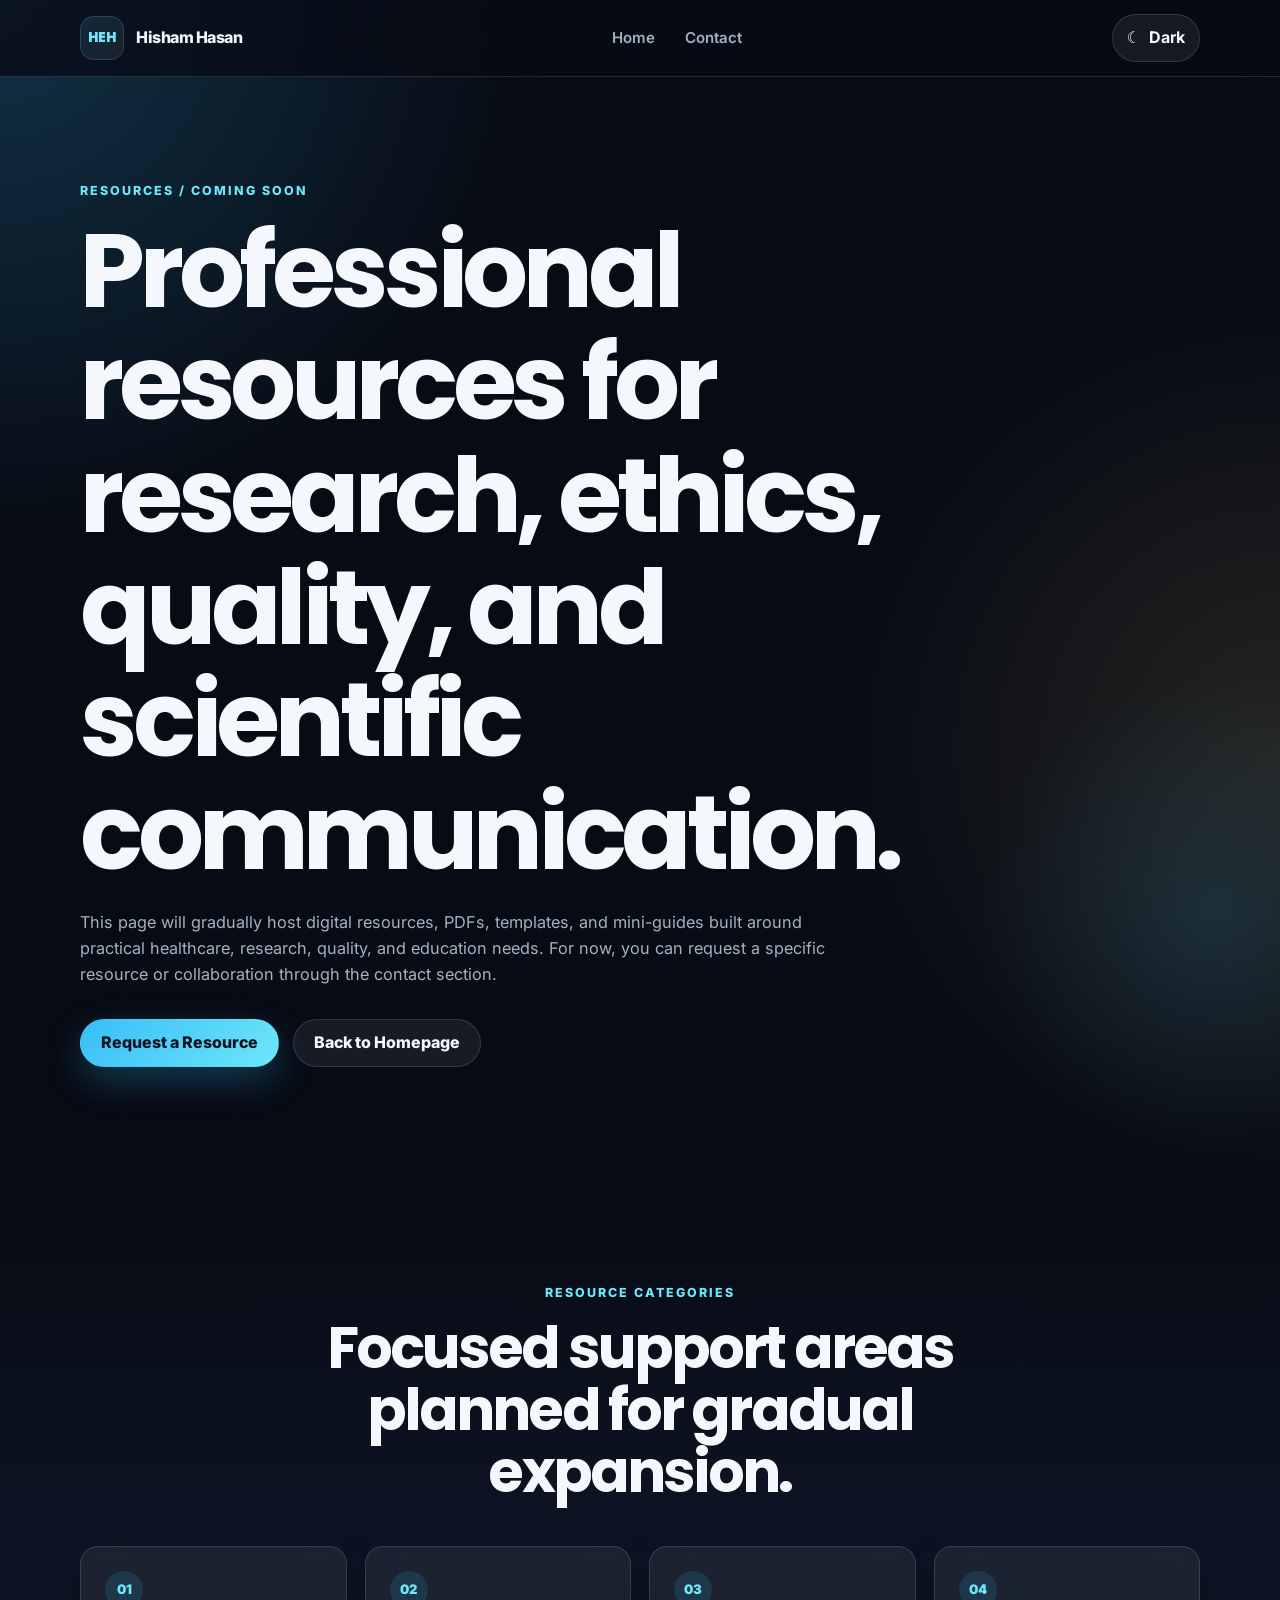
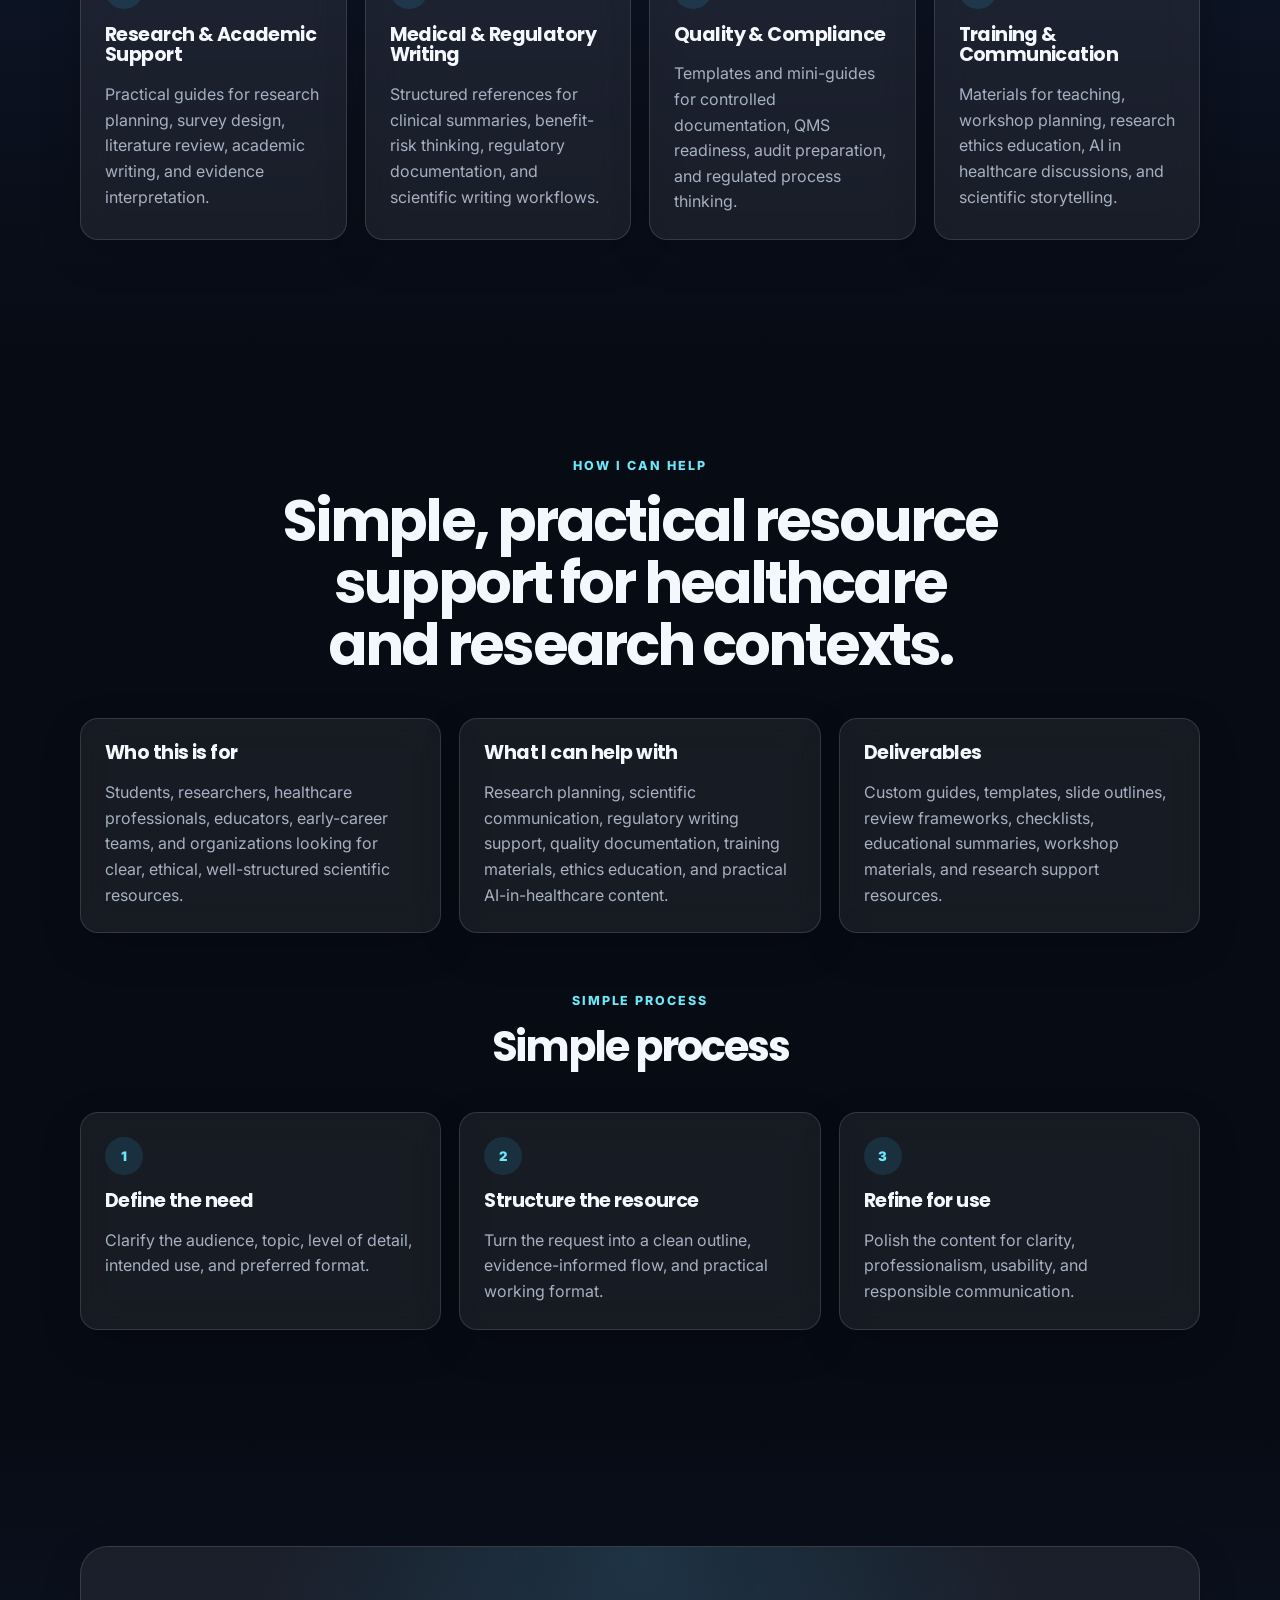
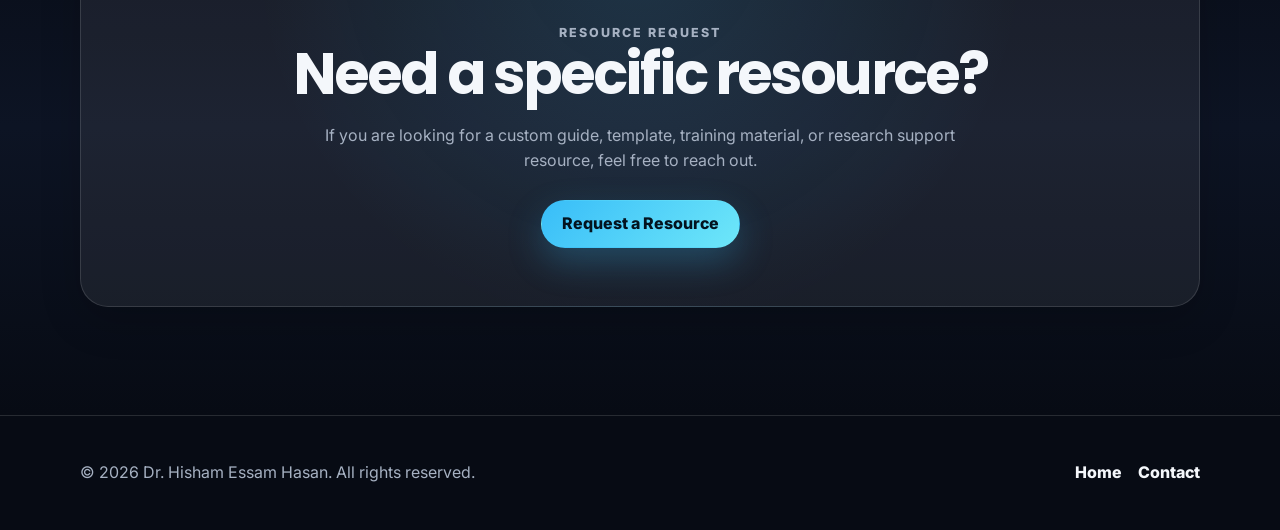
<file: resources.html>
<!DOCTYPE html>
<html lang="en" data-theme="dark">
<head>
  <meta charset="UTF-8" />
  <meta name="viewport" content="width=device-width, initial-scale=1.0" />
  <meta name="description" content="Resources and coming-soon professional guides from Dr. Hisham Essam Hasan for research, ethics, quality, regulatory writing, and scientific communication." />
  <meta name="author" content="Dr. Hisham Essam Hasan" />
  <title>Resources | Dr. Hisham Essam Hasan</title>
  <link rel="preconnect" href="https://fonts.googleapis.com" />
  <link rel="preconnect" href="https://fonts.gstatic.com" crossorigin />
  <link href="https://fonts.googleapis.com/css2?family=Inter:wght@400;500;600;700;800&family=Poppins:wght@600;700;800&display=swap" rel="stylesheet" />
  <link rel="stylesheet" href="css/style.css" />
</head>
<body>
  <a class="skip-link" href="#main">Skip to main content</a>

  <header class="site-header" id="top">
    <nav class="navbar container" aria-label="Resources navigation">
      <a class="brand" href="index.html" aria-label="Back to homepage">
        <span class="brand-mark">HEH</span>
        <span class="brand-text">Hisham Hasan</span>
      </a>

      <button class="nav-toggle" type="button" aria-label="Open navigation menu" aria-expanded="false" aria-controls="nav-menu">
        <span></span>
        <span></span>
        <span></span>
      </button>

      <ul class="nav-menu" id="nav-menu">
        <li><a href="index.html">Home</a></li>
        <li><a href="index.html#contact">Contact</a></li>
      </ul>

      <button class="theme-toggle" id="theme-toggle" type="button" aria-label="Switch to light mode">
        <span class="theme-icon" aria-hidden="true">☾</span>
        <span class="theme-label">Dark</span>
      </button>
    </nav>
  </header>

  <main id="main">
    <section class="hero section resource-hero" aria-labelledby="resources-title">
      <div class="container">
        <div class="section-heading reveal">
          <p class="eyebrow">Resources / Coming Soon</p>
          <h1 id="resources-title">Professional resources for research, ethics, quality, and scientific communication.</h1>
          <p class="hero-intro">
            This page will gradually host digital resources, PDFs, templates, and mini-guides built around practical healthcare, research, quality, and education needs. For now, you can request a specific resource or collaboration through the contact section.
          </p>
          <div class="hero-actions">
            <a class="btn btn-primary" href="index.html#contact">Request a Resource</a>
            <a class="btn btn-secondary" href="index.html">Back to Homepage</a>
          </div>
        </div>
      </div>
    </section>

    <section class="section section-muted" aria-labelledby="resource-categories-title">
      <div class="container">
        <div class="section-heading centered reveal">
          <p class="eyebrow">Resource Categories</p>
          <h2 id="resource-categories-title">Focused support areas planned for gradual expansion.</h2>
        </div>

        <div class="resource-categories">
          <article class="resource-card reveal">
            <span>01</span>
            <h3>Research & Academic Support</h3>
            <p>Practical guides for research planning, survey design, literature review, academic writing, and evidence interpretation.</p>
          </article>

          <article class="resource-card reveal">
            <span>02</span>
            <h3>Medical & Regulatory Writing</h3>
            <p>Structured references for clinical summaries, benefit-risk thinking, regulatory documentation, and scientific writing workflows.</p>
          </article>

          <article class="resource-card reveal">
            <span>03</span>
            <h3>Quality & Compliance</h3>
            <p>Templates and mini-guides for controlled documentation, QMS readiness, audit preparation, and regulated process thinking.</p>
          </article>

          <article class="resource-card reveal">
            <span>04</span>
            <h3>Training & Communication</h3>
            <p>Materials for teaching, workshop planning, research ethics education, AI in healthcare discussions, and scientific storytelling.</p>
          </article>
        </div>
      </div>
    </section>

    <section class="section" aria-labelledby="resource-support-title">
      <div class="container">
        <div class="section-heading centered reveal">
          <p class="eyebrow">How I Can Help</p>
          <h2 id="resource-support-title">Simple, practical resource support for healthcare and research contexts.</h2>
        </div>

        <div class="resource-detail-grid">
          <article class="resource-detail-card reveal">
            <h3>Who this is for</h3>
            <p>Students, researchers, healthcare professionals, educators, early-career teams, and organizations looking for clear, ethical, well-structured scientific resources.</p>
          </article>

          <article class="resource-detail-card reveal">
            <h3>What I can help with</h3>
            <p>Research planning, scientific communication, regulatory writing support, quality documentation, training materials, ethics education, and practical AI-in-healthcare content.</p>
          </article>

          <article class="resource-detail-card reveal">
            <h3>Deliverables</h3>
            <p>Custom guides, templates, slide outlines, review frameworks, checklists, educational summaries, workshop materials, and research support resources.</p>
          </article>
        </div>

        <div class="section-heading centered resource-subheading reveal">
          <p class="eyebrow">Simple Process</p>
          <h2>Simple process</h2>
        </div>

        <div class="process-grid">
          <article class="resource-detail-card reveal">
            <span class="process-step">1</span>
            <h3>Define the need</h3>
            <p>Clarify the audience, topic, level of detail, intended use, and preferred format.</p>
          </article>

          <article class="resource-detail-card reveal">
            <span class="process-step">2</span>
            <h3>Structure the resource</h3>
            <p>Turn the request into a clean outline, evidence-informed flow, and practical working format.</p>
          </article>

          <article class="resource-detail-card reveal">
            <span class="process-step">3</span>
            <h3>Refine for use</h3>
            <p>Polish the content for clarity, professionalism, usability, and responsible communication.</p>
          </article>
        </div>
      </div>
    </section>

    <section class="section section-muted" aria-labelledby="resource-cta-title">
      <div class="container">
        <div class="resource-cta reveal">
          <p class="eyebrow">Resource Request</p>
          <h2 id="resource-cta-title">Need a specific resource?</h2>
          <p>
            If you are looking for a custom guide, template, training material, or research support resource, feel free to reach out.
          </p>
          <a class="btn btn-primary" href="index.html#contact">Request a Resource</a>
        </div>
      </div>
    </section>
  </main>

  <footer class="site-footer">
    <div class="container footer-inner">
      <p>© <span id="year"></span> Dr. Hisham Essam Hasan. All rights reserved.</p>
      <div class="footer-links" aria-label="Footer links">
        <a href="index.html">Home</a>
        <a href="index.html#contact">Contact</a>
      </div>
    </div>
  </footer>

  <script src="js/script.js"></script>
</body>
</html>
</file>
<file: css/style.css>
:root {
  --font-body: "Inter", system-ui, -apple-system, BlinkMacSystemFont, "Segoe UI", sans-serif;
  --font-heading: "Poppins", "Inter", system-ui, sans-serif;
  --container: 1120px;
  --radius-sm: 12px;
  --radius-md: 18px;
  --radius-lg: 28px;
  --shadow-soft: 0 22px 70px rgba(0, 0, 0, 0.24);
  --shadow-card: 0 14px 40px rgba(0, 0, 0, 0.18);
  --transition: 220ms ease;
}

html[data-theme="dark"] {
  --bg: #070b14;
  --bg-muted: #0d1424;
  --surface: rgba(255, 255, 255, 0.065);
  --surface-strong: rgba(255, 255, 255, 0.105);
  --text: #f4f7fb;
  --text-muted: #a6b1c2;
  --border: rgba(255, 255, 255, 0.13);
  --accent: #6ee7f9;
  --accent-strong: #38bdf8;
  --accent-soft: rgba(56, 189, 248, 0.13);
  --gold: #f8d57e;
  --nav-bg: rgba(7, 11, 20, 0.72);
  --menu-bg: #0d1424;
  --input-bg: rgba(255, 255, 255, 0.07);
}

html[data-theme="light"] {
  --bg: #f7f9fc;
  --bg-muted: #edf3f8;
  --surface: rgba(255, 255, 255, 0.82);
  --surface-strong: #ffffff;
  --text: #0f172a;
  --text-muted: #56657a;
  --border: rgba(15, 23, 42, 0.12);
  --accent: #0369a1;
  --accent-strong: #0284c7;
  --accent-soft: rgba(2, 132, 199, 0.11);
  --gold: #a16207;
  --nav-bg: rgba(247, 249, 252, 0.78);
  --menu-bg: #ffffff;
  --input-bg: rgba(255, 255, 255, 0.92);
}

* {
  box-sizing: border-box;
}

html {
  scroll-behavior: smooth;
  scroll-padding-top: 86px;
}

body {
  margin: 0;
  min-width: 320px;
  overflow-x: hidden;
  font-family: var(--font-body);
  color: var(--text);
  background:
    radial-gradient(circle at top left, rgba(56, 189, 248, 0.22), transparent 34rem),
    radial-gradient(circle at right 20%, rgba(248, 213, 126, 0.12), transparent 28rem),
    var(--bg);
  line-height: 1.6;
  transition: background var(--transition), color var(--transition);
}

body.nav-open {
  overflow: hidden;
}

img,
svg {
  max-width: 100%;
  display: block;
}

a {
  color: inherit;
  text-decoration: none;
}

ul {
  margin: 0;
  padding: 0;
}

li {
  list-style: none;
}

button,
input,
textarea {
  font: inherit;
}

button {
  cursor: pointer;
}

.container {
  width: min(100% - 32px, var(--container));
  margin-inline: auto;
}

.section {
  padding: 108px 0;
}

.section-muted {
  background: linear-gradient(180deg, transparent, var(--bg-muted), transparent);
}

.skip-link {
  position: absolute;
  top: -100px;
  left: 16px;
  z-index: 999;
  padding: 10px 14px;
  border-radius: var(--radius-sm);
  background: var(--accent-strong);
  color: #00111f;
  font-weight: 700;
}

.skip-link:focus {
  top: 12px;
}

.site-header {
  position: sticky;
  top: 0;
  z-index: 100;
  border-bottom: 1px solid var(--border);
  background: var(--nav-bg);
  backdrop-filter: blur(18px);
}

.navbar {
  min-height: 76px;
  display: flex;
  align-items: center;
  justify-content: space-between;
  gap: 20px;
}

.brand {
  display: inline-flex;
  align-items: center;
  gap: 12px;
  font-weight: 800;
  letter-spacing: -0.03em;
}

.brand-mark {
  display: grid;
  place-items: center;
  width: 44px;
  height: 44px;
  border: 1px solid var(--border);
  border-radius: 14px;
  background: linear-gradient(135deg, var(--accent-soft), var(--surface));
  color: var(--accent);
  font-family: var(--font-heading);
  font-size: 0.86rem;
}

.brand-text {
  white-space: nowrap;
}

.nav-menu {
  display: flex;
  align-items: center;
  justify-content: center;
  gap: 6px;
}

.nav-menu a {
  display: inline-flex;
  align-items: center;
  padding: 10px 12px;
  border-radius: 999px;
  color: var(--text-muted);
  font-size: 0.94rem;
  font-weight: 600;
  transition: color var(--transition), background var(--transition);
}

.nav-menu a:hover,
.nav-menu a.active {
  color: var(--text);
  background: var(--surface);
}

.nav-menu.is-open {
  transform: translateY(0);
  opacity: 1;
  pointer-events: auto;
}

.theme-toggle,
.nav-toggle {
  border: 1px solid var(--border);
  border-radius: 999px;
  background: var(--surface);
  color: var(--text);
  transition: transform var(--transition), background var(--transition), border-color var(--transition);
}

.theme-toggle {
  display: inline-flex;
  align-items: center;
  gap: 8px;
  padding: 10px 14px;
  font-weight: 700;
}

.theme-toggle:hover,
.nav-toggle:hover {
  transform: translateY(-1px);
  background: var(--surface-strong);
}

.nav-toggle {
  display: none;
  width: 46px;
  height: 46px;
  align-items: center;
  justify-content: center;
  flex-direction: column;
  gap: 5px;
}

.nav-toggle span {
  width: 20px;
  height: 2px;
  border-radius: 2px;
  background: var(--text);
  transition: transform var(--transition), opacity var(--transition);
}

.nav-toggle[aria-expanded="true"] span:nth-child(1) {
  transform: translateY(7px) rotate(45deg);
}

.nav-toggle[aria-expanded="true"] span:nth-child(2) {
  opacity: 0;
}

.nav-toggle[aria-expanded="true"] span:nth-child(3) {
  transform: translateY(-7px) rotate(-45deg);
}

.hero {
  min-height: calc(100vh - 76px);
  display: grid;
  align-items: center;
  position: relative;
  overflow: hidden;
}

.hero::after {
  content: "";
  position: absolute;
  inset: auto -15% 0 auto;
  width: min(520px, 65vw);
  height: min(520px, 65vw);
  border-radius: 999px;
  background: radial-gradient(circle, var(--accent-soft), transparent 65%);
  pointer-events: none;
}

.hero-grid {
  display: grid;
  grid-template-columns: minmax(0, 1.1fr) minmax(320px, 0.75fr);
  gap: 48px;
  align-items: center;
  position: relative;
  z-index: 1;
}

.eyebrow {
  margin: 0 0 14px;
  color: var(--accent);
  font-size: 0.78rem;
  font-weight: 800;
  letter-spacing: 0.16em;
  text-transform: uppercase;
}

h1,
h2,
h3 {
  margin: 0;
  font-family: var(--font-heading);
  line-height: 1.08;
  letter-spacing: -0.05em;
}

h1 {
  max-width: 820px;
  font-size: clamp(3rem, 9vw, 6.5rem);
}

h2 {
  font-size: clamp(2rem, 5vw, 3.6rem);
}

h3 {
  font-size: 1.2rem;
  letter-spacing: -0.03em;
}

.hero-title {
  margin: 20px 0 0;
  color: var(--gold);
  font-size: clamp(1.1rem, 2.2vw, 1.55rem);
  font-weight: 800;
}

.hero-intro {
  max-width: 680px;
  margin: 20px 0 0;
  color: var(--text-muted);
  font-size: clamp(1.05rem, 2vw, 1.28rem);
}

.hero-actions {
  display: flex;
  flex-wrap: wrap;
  gap: 14px;
  margin-top: 32px;
}

.btn {
  display: inline-flex;
  align-items: center;
  justify-content: center;
  min-height: 48px;
  padding: 0 20px;
  border: 1px solid transparent;
  border-radius: 999px;
  font-weight: 800;
  transition: transform var(--transition), box-shadow var(--transition), background var(--transition), border-color var(--transition);
}

.btn:hover {
  transform: translateY(-2px);
}

.btn-primary {
  background: linear-gradient(135deg, var(--accent-strong), var(--accent));
  color: #03131f;
  box-shadow: 0 14px 35px rgba(56, 189, 248, 0.25);
}

.btn-secondary {
  color: var(--text);
  border-color: var(--border);
  background: var(--surface);
}

.hero-stats {
  display: grid;
  grid-template-columns: repeat(3, minmax(0, 1fr));
  gap: 14px;
  margin: 38px 0 0;
}

.hero-stats div {
  padding: 18px;
  border: 1px solid var(--border);
  border-radius: var(--radius-md);
  background: var(--surface);
}

.hero-stats dt {
  color: var(--text);
  font-size: 1.55rem;
  font-family: var(--font-heading);
  font-weight: 800;
}

.hero-stats dd {
  margin: 4px 0 0;
  color: var(--text-muted);
  font-size: 0.88rem;
}

.hero-card,
.about-panel,
.skill-card,
.project-card,
.research-impact,
.highlight-card,
.service-card,
.beyond-card,
.objective-card,
.contact-form {
  border: 1px solid var(--border);
  background: var(--surface);
  box-shadow: var(--shadow-card);
  backdrop-filter: blur(18px);
}

.hero-card {
  position: relative;
  overflow: hidden;
  padding: 34px;
  border-radius: var(--radius-lg);
}

.profile-orb {
  width: 122px;
  height: 122px;
  margin-bottom: 30px;
  border-radius: 36px;
  background:
    linear-gradient(135deg, rgba(56, 189, 248, 0.95), rgba(248, 213, 126, 0.9)),
    var(--surface-strong);
  box-shadow: 0 20px 70px rgba(56, 189, 248, 0.25);
}

.card-kicker {
  color: var(--accent);
  font-weight: 800;
  text-transform: uppercase;
  letter-spacing: 0.12em;
  font-size: 0.74rem;
}

.hero-card h2 {
  font-size: clamp(1.7rem, 3vw, 2.4rem);
}

.hero-card p:not(.card-kicker) {
  color: var(--text-muted);
}

.availability-badge {
  display: inline-flex;
  align-items: center;
  gap: 8px;
  margin-top: 18px;
  padding: 10px 12px;
  border: 1px solid var(--border);
  border-radius: 999px;
  background: var(--accent-soft);
  color: var(--text);
  font-weight: 800;
  font-size: 0.86rem;
}

.availability-badge::before {
  content: "";
  width: 8px;
  height: 8px;
  border-radius: 999px;
  background: var(--accent);
  box-shadow: 0 0 0 6px var(--accent-soft);
}

.two-column,
.contact-grid {
  display: grid;
  grid-template-columns: minmax(0, 0.8fr) minmax(0, 1.2fr);
  gap: 46px;
  align-items: start;
}

.section-heading {
  max-width: 720px;
}

.section-heading.centered {
  margin-inline: auto;
  text-align: center;
}

.section-heading p:not(.eyebrow) {
  color: var(--text-muted);
  font-size: 1.02rem;
}

.about-panel {
  display: grid;
  grid-template-columns: minmax(260px, 0.45fr) minmax(0, 1fr);
  gap: 24px;
  padding: 26px;
  border-radius: var(--radius-lg);
}

.about-panel p {
  margin-top: 0;
  color: var(--text-muted);
}

.profile-photo-frame {
  position: relative;
  align-self: center;
  justify-self: center;
  width: min(260px, 72vw);
  aspect-ratio: 1 / 1;
  border-radius: 50%;
  padding: 3px;
  box-shadow: 0 24px 80px rgba(34, 211, 238, 0.14);
  isolation: isolate;
}

.profile-photo-frame::before,
.profile-photo-frame::after {
  content: "";
  position: absolute;
  border-radius: inherit;
  background: conic-gradient(
    from 0deg,
    rgba(103, 232, 249, 0.9),
    rgba(59, 130, 246, 0.35),
    rgba(168, 85, 247, 0.45),
    rgba(103, 232, 249, 0.9)
  );
  animation: softRotate 12s linear infinite;
}

.profile-photo-frame::before {
  inset: 0;
  z-index: -1;
}

.profile-photo-frame::after {
  inset: -14px;
  z-index: -2;
  filter: blur(22px);
  opacity: 0.22;
}

.profile-photo {
  position: relative;
  z-index: 1;
  display: block;
  width: 100%;
  height: 100%;
  border: 6px solid var(--bg);
  border-radius: inherit;
  object-fit: cover;
  filter: saturate(0.92) contrast(1.05) brightness(0.96);
  animation: photoFloat 6s ease-in-out infinite;
}

.profile-photo-frame:hover {
  box-shadow: 0 28px 90px rgba(34, 211, 238, 0.2);
}

.profile-photo-frame:hover::before,
.profile-photo-frame:hover::after {
  animation-duration: 6s;
}

@keyframes softRotate {
  to {
    transform: rotate(360deg);
  }
}

@keyframes photoFloat {
  0%,
  100% {
    transform: translateY(0);
  }

  50% {
    transform: translateY(-4px);
  }
}

.skills-grid,
.services-grid,
.highlights-grid,
.beyond-grid {
  display: grid;
  gap: 18px;
  margin-top: 42px;
}

.skills-grid,
.services-grid {
  grid-template-columns: repeat(4, minmax(0, 1fr));
}

.highlights-grid,
.beyond-grid {
  grid-template-columns: repeat(3, minmax(0, 1fr));
}

.skill-card,
.service-card,
.highlight-card,
.beyond-card {
  display: flex;
  flex-direction: column;
  padding: 24px;
  border-radius: var(--radius-md);
  transition: transform var(--transition), background var(--transition), border-color var(--transition);
}

.skill-card:hover,
.service-card:hover,
.highlight-card:hover,
.beyond-card:hover,
.project-card:hover {
  transform: translateY(-6px);
  border-color: color-mix(in srgb, var(--accent) 42%, var(--border));
  background: var(--surface-strong);
}

.skill-icon {
  display: grid;
  place-items: center;
  width: 44px;
  height: 44px;
  margin-bottom: 18px;
  border-radius: 14px;
  background: var(--accent-soft);
  color: var(--accent);
  font-weight: 900;
}

.skill-card ul,
.research-metrics {
  margin-top: 16px;
}

.skill-card li {
  position: relative;
  padding-left: 20px;
  color: var(--text-muted);
  font-size: 0.95rem;
}

.skill-card li + li {
  margin-top: 9px;
}

.skill-card li::before {
  content: "";
  position: absolute;
  left: 0;
  top: 0.68em;
  width: 7px;
  height: 7px;
  border-radius: 999px;
  background: var(--accent);
}

.projects-grid {
  display: grid;
  grid-template-columns: repeat(3, minmax(0, 1fr));
  gap: 18px;
  margin-top: 42px;
}

.project-card {
  display: flex;
  min-height: 330px;
  flex-direction: column;
  padding: 24px;
  border-radius: var(--radius-md);
  transition: transform var(--transition), background var(--transition), border-color var(--transition);
}

.project-topline {
  display: flex;
  align-items: center;
  justify-content: space-between;
  gap: 16px;
  margin-bottom: 28px;
}

.project-topline span {
  color: var(--accent);
  font-size: 0.78rem;
  font-weight: 900;
  letter-spacing: 0.1em;
  text-transform: uppercase;
}

.project-topline a {
  color: var(--text);
  font-size: 0.86rem;
  font-weight: 800;
}

.project-card p,
.research-impact p,
.highlight-card p,
.service-card p,
.resource-card p,
.resource-detail-card p,
.beyond-card p,
.objective-card p {
  color: var(--text-muted);
}

.service-link {
  display: inline-flex;
  align-items: center;
  justify-content: center;
  width: fit-content;
  min-height: 40px;
  margin-top: auto;
  padding: 0 14px;
  border: 1px solid var(--border);
  border-radius: 999px;
  background: var(--accent-soft);
  color: var(--text);
  font-size: 0.86rem;
  font-weight: 800;
  transition: transform var(--transition), background var(--transition), border-color var(--transition);
}

.service-link:hover {
  transform: translateY(-2px);
  border-color: color-mix(in srgb, var(--accent) 42%, var(--border));
  background: var(--surface-strong);
}

.services-note {
  max-width: 760px;
  margin: 32px auto 0;
  color: var(--text-muted);
  text-align: center;
}

.research-impact {
  margin-top: 42px;
  padding: clamp(22px, 3vw, 30px);
  border-radius: var(--radius-lg);
}

.research-impact-header {
  display: grid;
  grid-template-columns: minmax(0, 1fr) auto;
  gap: 22px;
  align-items: end;
}

.research-impact-header h3 {
  font-size: clamp(1.35rem, 3vw, 2rem);
}

.research-impact-header p {
  max-width: 760px;
  margin: 12px 0 0;
}

.research-metrics {
  display: grid;
  grid-template-columns: repeat(5, minmax(0, 1fr));
  gap: 12px;
}

.research-metrics div {
  padding: 16px;
  border: 1px solid var(--border);
  border-radius: var(--radius-sm);
  background: var(--accent-soft);
}

.research-metrics dt {
  color: var(--text);
  font-family: var(--font-heading);
  font-size: clamp(1.45rem, 3vw, 2.1rem);
  font-weight: 800;
  line-height: 1;
}

.research-metrics dd {
  margin: 8px 0 0;
  color: var(--text-muted);
  font-size: 0.82rem;
  font-weight: 800;
}

.research-note {
  margin: 14px 0 0;
  font-size: 0.86rem;
}

.highlight-card {
  min-height: 270px;
}

.highlight-card p {
  margin: 18px 0 0;
}

.beyond-card {
  min-height: 230px;
}

.beyond-card h3 {
  max-width: 12rem;
}

.beyond-card p {
  margin: 18px 0 0;
}

.beyond-closing {
  max-width: 820px;
  margin: 34px auto 0;
  color: var(--text);
  font-size: 1.08rem;
  font-weight: 700;
  text-align: center;
}

.tags {
  display: flex;
  flex-wrap: wrap;
  gap: 8px;
  margin-top: auto;
  padding-top: 22px;
}

.tags li {
  padding: 7px 10px;
  border: 1px solid var(--border);
  border-radius: 999px;
  background: var(--accent-soft);
  color: var(--text);
  font-size: 0.78rem;
  font-weight: 800;
}

.objective-section {
  padding-block: 84px;
}

.objective-card {
  max-width: 980px;
  margin-inline: auto;
  padding: clamp(28px, 6vw, 58px);
  border-radius: var(--radius-lg);
  text-align: center;
  background:
    radial-gradient(circle at top, var(--accent-soft), transparent 58%),
    var(--surface);
}

.objective-card p:last-child {
  max-width: 780px;
  margin: 18px auto 0;
  font-size: 1.08rem;
}

.social-links {
  display: flex;
  flex-wrap: wrap;
  gap: 10px;
  margin-top: 24px;
}

.social-links a {
  display: inline-flex;
  align-items: center;
  gap: 8px;
  padding: 10px 13px;
  border: 1px solid var(--border);
  border-radius: 999px;
  background: var(--surface);
  color: var(--text);
  font-weight: 800;
  transition: transform var(--transition), background var(--transition);
}

.social-links a:hover {
  transform: translateY(-2px);
  background: var(--surface-strong);
}

.linkhub-card {
  display: block;
  width: min(100%, 420px);
  margin-top: 28px;
  overflow: hidden;
  border: 1px solid var(--border);
  border-radius: var(--radius-md);
  background: var(--surface);
  box-shadow: var(--shadow-card);
  transition: transform var(--transition), border-color var(--transition), background var(--transition), box-shadow var(--transition);
}

.linkhub-card:hover {
  transform: translateY(-4px);
  border-color: color-mix(in srgb, var(--accent) 42%, var(--border));
  background: var(--surface-strong);
  box-shadow: var(--shadow-soft);
}

.linkhub-card img {
  width: 100%;
  aspect-ratio: 1.91 / 1;
  object-fit: cover;
  border-bottom: 1px solid var(--border);
}

.linkhub-card-body {
  padding: 18px;
}

.linkhub-card-body span {
  color: var(--accent);
  font-size: 0.76rem;
  font-weight: 900;
  letter-spacing: 0.12em;
  text-transform: uppercase;
}

.linkhub-card-body p {
  margin: 8px 0 14px;
  color: var(--text-muted);
  font-size: 0.95rem;
}

.linkhub-card-body strong {
  color: var(--text);
  font-size: 0.92rem;
}

.contact-form {
  padding: 26px;
  border-radius: var(--radius-lg);
}

.form-row + .form-row {
  margin-top: 16px;
}

label {
  display: block;
  margin-bottom: 7px;
  color: var(--text);
  font-weight: 800;
}

input,
textarea {
  width: 100%;
  border: 1px solid var(--border);
  border-radius: 14px;
  background: var(--input-bg);
  color: var(--text);
  padding: 13px 14px;
  outline: none;
  transition: border-color var(--transition), box-shadow var(--transition), background var(--transition);
}

input::placeholder,
textarea::placeholder {
  color: color-mix(in srgb, var(--text-muted) 78%, transparent);
}

input:focus,
textarea:focus {
  border-color: var(--accent);
  box-shadow: 0 0 0 4px var(--accent-soft);
}

textarea {
  resize: vertical;
}

.contact-form .btn {
  width: 100%;
  margin-top: 20px;
}

.form-status {
  min-height: 24px;
  margin: 14px 0 0;
  color: var(--accent);
  font-weight: 700;
}

.site-footer {
  border-top: 1px solid var(--border);
  background: var(--bg);
}

.footer-inner {
  display: flex;
  align-items: center;
  justify-content: space-between;
  gap: 18px;
  padding: 28px 0;
  color: var(--text-muted);
}

.footer-inner a {
  color: var(--text);
  font-weight: 800;
}

.footer-links {
  display: inline-flex;
  flex-wrap: wrap;
  align-items: center;
  justify-content: center;
  gap: 16px;
}

.resource-hero {
  min-height: auto;
  padding-top: 104px;
}

.resource-hero .section-heading {
  max-width: 860px;
}

.resource-hero .hero-intro {
  max-width: 780px;
}

.resource-categories,
.resource-detail-grid,
.process-grid {
  display: grid;
  gap: 18px;
  margin-top: 42px;
}

.resource-categories {
  grid-template-columns: repeat(4, minmax(0, 1fr));
}

.resource-detail-grid {
  grid-template-columns: repeat(3, minmax(0, 1fr));
}

.process-grid {
  grid-template-columns: repeat(3, minmax(0, 1fr));
}

.resource-card,
.resource-detail-card {
  border: 1px solid var(--border);
  border-radius: var(--radius-md);
  background: var(--surface);
  box-shadow: var(--shadow-card);
  backdrop-filter: blur(18px);
  padding: 24px;
  transition: transform var(--transition), background var(--transition), border-color var(--transition);
}

.resource-card:hover,
.resource-detail-card:hover {
  transform: translateY(-6px);
  border-color: color-mix(in srgb, var(--accent) 42%, var(--border));
  background: var(--surface-strong);
}

.resource-card span,
.process-step {
  display: inline-grid;
  place-items: center;
  min-width: 38px;
  height: 38px;
  margin-bottom: 16px;
  border-radius: 999px;
  background: var(--accent-soft);
  color: var(--accent);
  font-size: 0.82rem;
  font-weight: 900;
}

.resource-card p,
.resource-detail-card p {
  margin: 16px 0 0;
}

.resource-subheading {
  margin-top: 58px;
}

.resource-subheading h2 {
  font-size: clamp(1.7rem, 4vw, 2.6rem);
}

.resource-cta {
  border: 1px solid var(--border);
  border-radius: var(--radius-lg);
  background:
    radial-gradient(circle at top, var(--accent-soft), transparent 58%),
    var(--surface);
  box-shadow: var(--shadow-card);
  padding: clamp(28px, 6vw, 58px);
  text-align: center;
}

.resource-cta p {
  max-width: 680px;
  margin: 18px auto 0;
  color: var(--text-muted);
}

.resource-cta .btn {
  margin-top: 26px;
}

.reveal {
  opacity: 0;
  transform: translateY(24px);
  transition: opacity 700ms ease, transform 700ms ease;
}

.reveal.is-visible {
  opacity: 1;
  transform: translateY(0);
}

@media (max-width: 1040px) {
  .hero-grid,
  .two-column,
  .contact-grid {
    grid-template-columns: 1fr;
  }

  .hero-card {
    max-width: 680px;
  }

  .skills-grid,
  .services-grid,
  .highlights-grid,
  .beyond-grid,
  .resource-categories,
  .resource-detail-grid,
  .process-grid {
    grid-template-columns: repeat(2, minmax(0, 1fr));
  }

  .projects-grid,
  .research-metrics {
    grid-template-columns: repeat(2, minmax(0, 1fr));
  }
}

@media (max-width: 820px) {
  .nav-toggle {
    display: inline-flex;
  }

  .theme-toggle {
    order: 2;
  }

  .nav-toggle {
    order: 3;
  }

  .nav-menu {
    position: fixed;
    inset: 76px 16px auto 16px;
    display: grid;
    gap: 8px;
    padding: 16px;
    border: 1px solid var(--border);
    border-radius: 22px;
    background: var(--menu-bg);
    backdrop-filter: blur(18px);
    box-shadow: var(--shadow-soft);
    transform: translateY(-12px);
    opacity: 0;
    pointer-events: none;
    transition: opacity var(--transition), transform var(--transition);
  }

  .nav-menu.is-open {
    transform: translateY(0);
    opacity: 1;
    pointer-events: auto;
  }

  .nav-menu a {
    justify-content: center;
    padding: 13px 16px;
  }

  .section {
    padding: 84px 0;
  }

  .research-impact-header {
    grid-template-columns: 1fr;
    align-items: start;
  }

  .research-impact-header .btn {
    width: fit-content;
  }

  .hero-stats,
  .about-panel,
  .projects-grid {
    grid-template-columns: 1fr;
  }

  .about-panel {
    padding: 20px;
  }

  .profile-photo-frame {
    width: min(230px, 68vw);
  }
}

@media (max-width: 620px) {
  .container {
    width: min(100% - 24px, var(--container));
  }

  .brand-text,
  .theme-label {
    display: none;
  }

  .theme-toggle {
    width: 46px;
    height: 46px;
    justify-content: center;
    padding: 0;
  }

  .hero {
    min-height: auto;
    padding-top: 74px;
  }

  h1 {
    font-size: clamp(2.7rem, 18vw, 4.2rem);
  }

  .hero-actions .btn {
    width: 100%;
  }

  .skills-grid,
  .services-grid,
  .highlights-grid,
  .beyond-grid,
  .resource-categories,
  .resource-detail-grid,
  .process-grid {
    grid-template-columns: 1fr;
  }

  .research-metrics {
    grid-template-columns: 1fr;
  }

  .research-impact-header .btn {
    width: 100%;
  }

  .footer-inner {
    flex-direction: column;
    text-align: center;
  }
}

@media (prefers-reduced-motion: reduce) {
  html {
    scroll-behavior: auto;
  }

  *,
  *::before,
  *::after {
    animation-duration: 0.01ms !important;
    animation-iteration-count: 1 !important;
    scroll-behavior: auto !important;
    transition-duration: 0.01ms !important;
  }

  .reveal {
    opacity: 1;
    transform: none;
  }

  .profile-photo-frame::before,
  .profile-photo-frame::after,
  .profile-photo {
    animation: none;
  }
}
</file>
